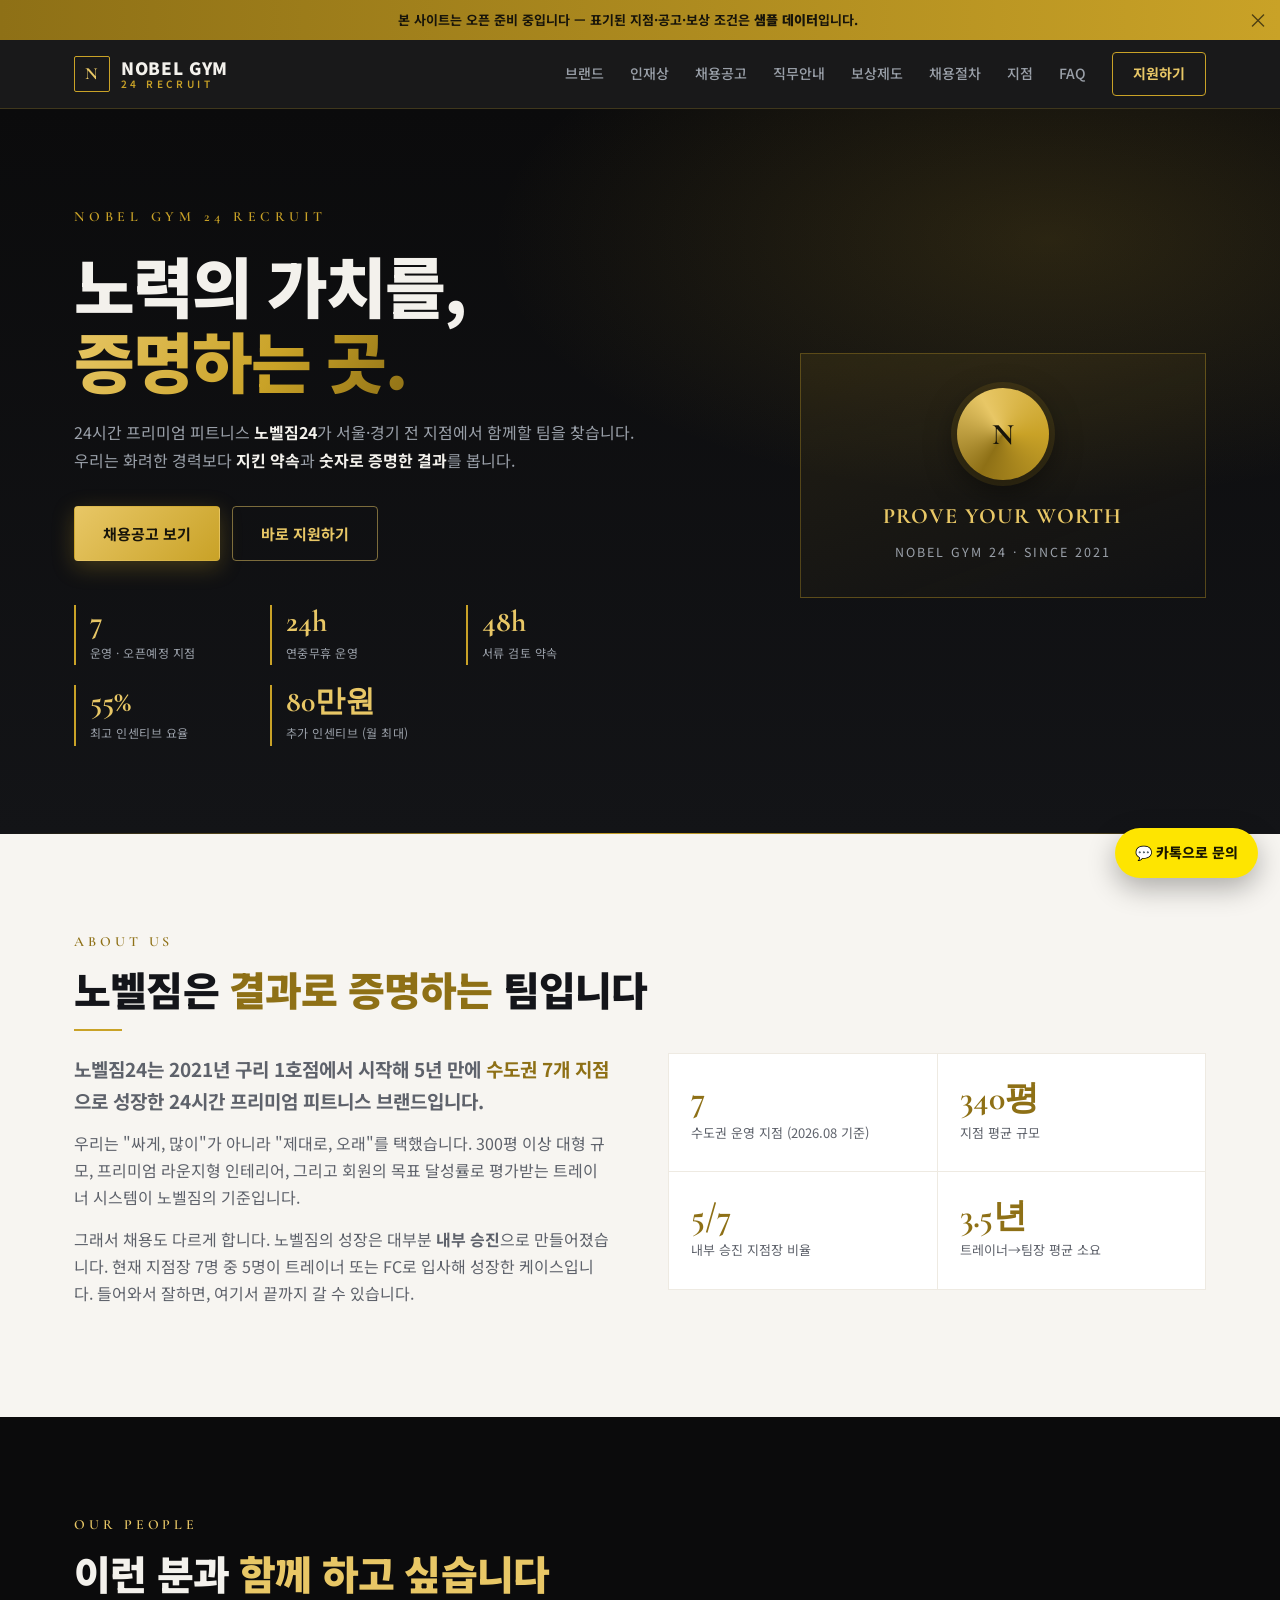
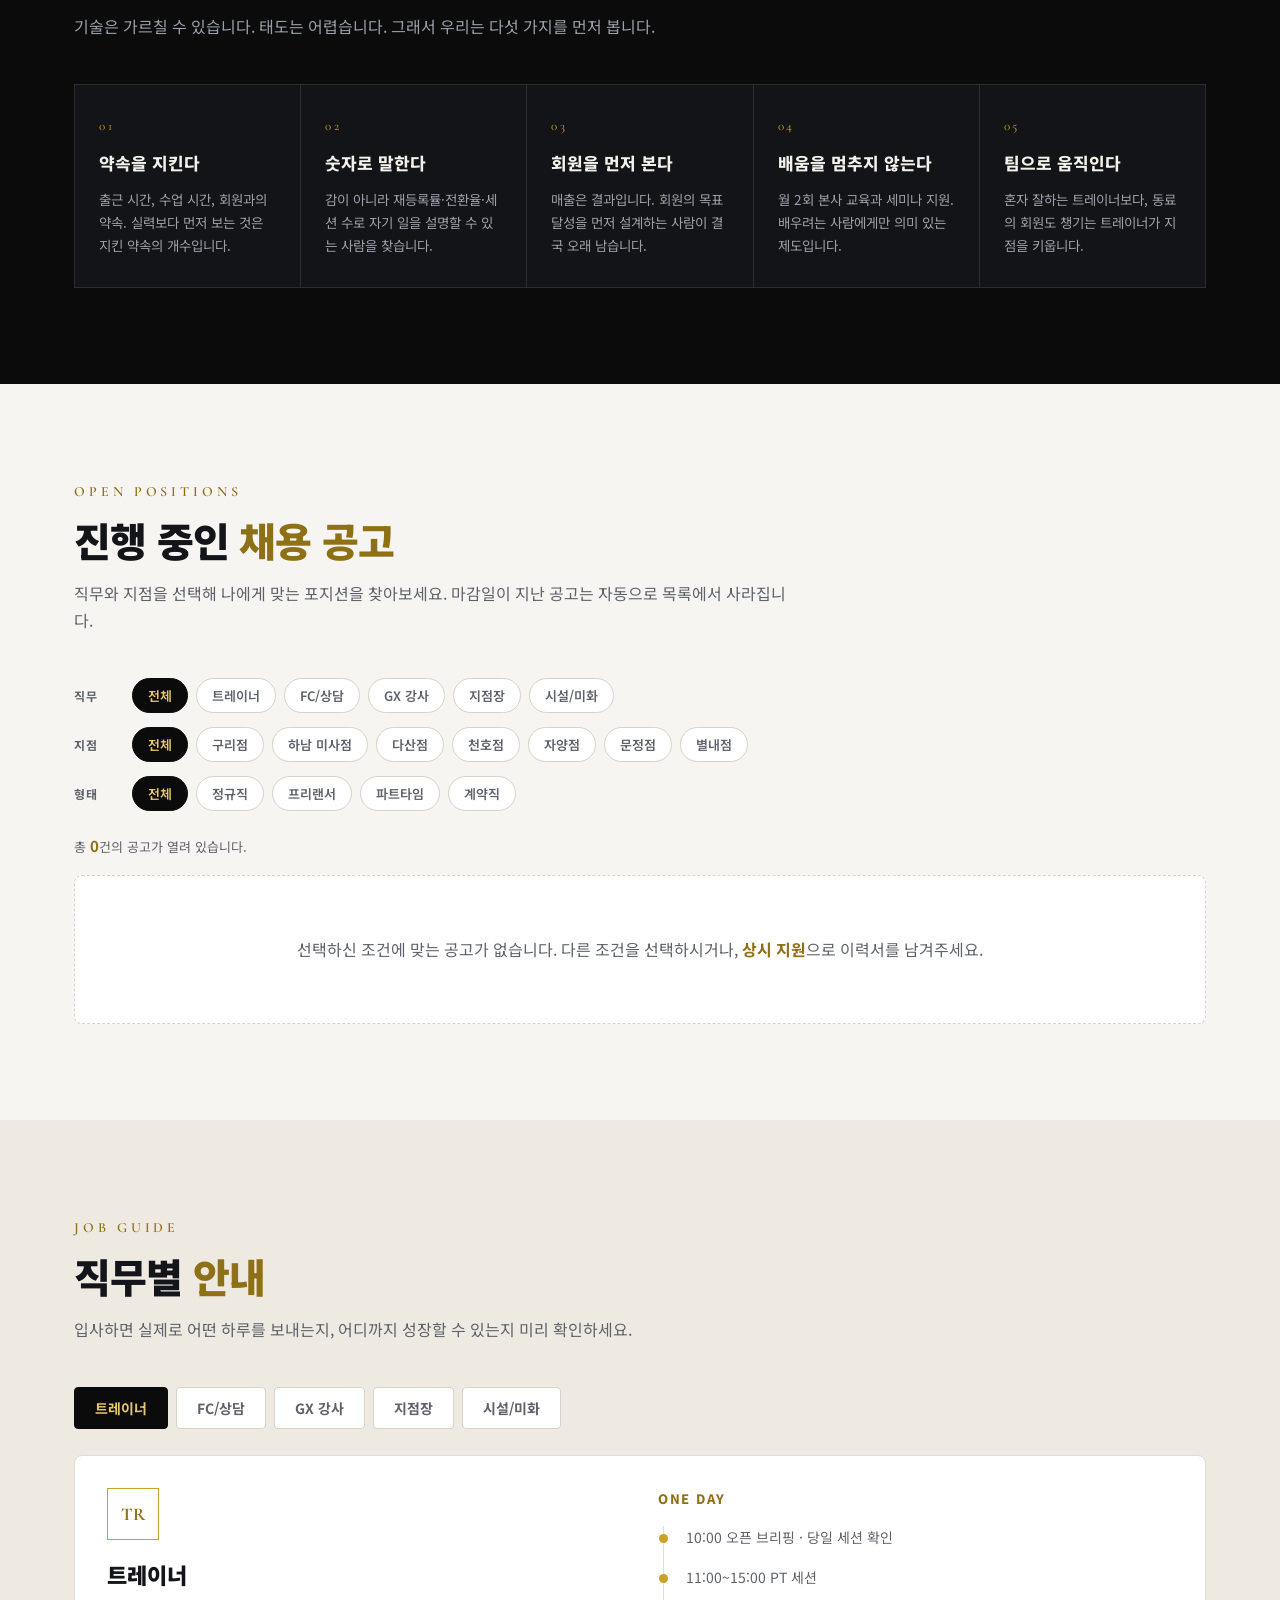
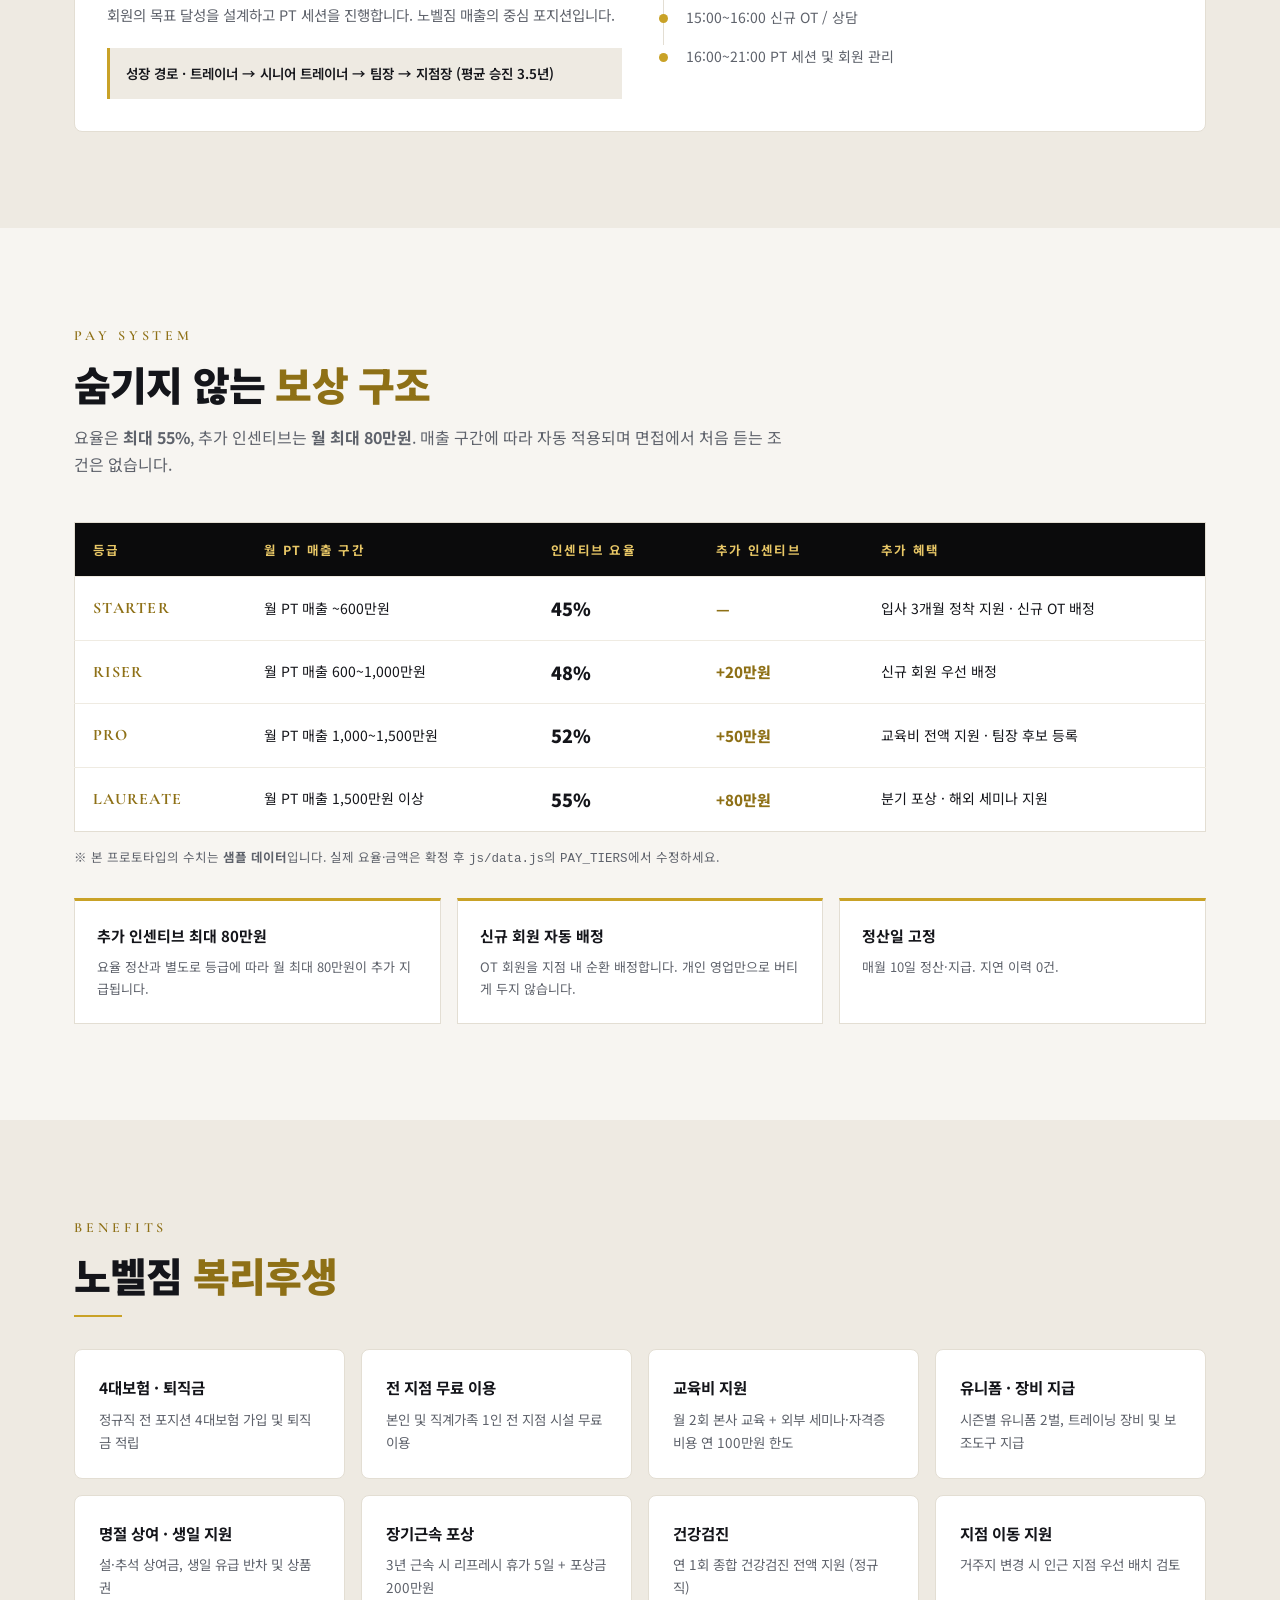
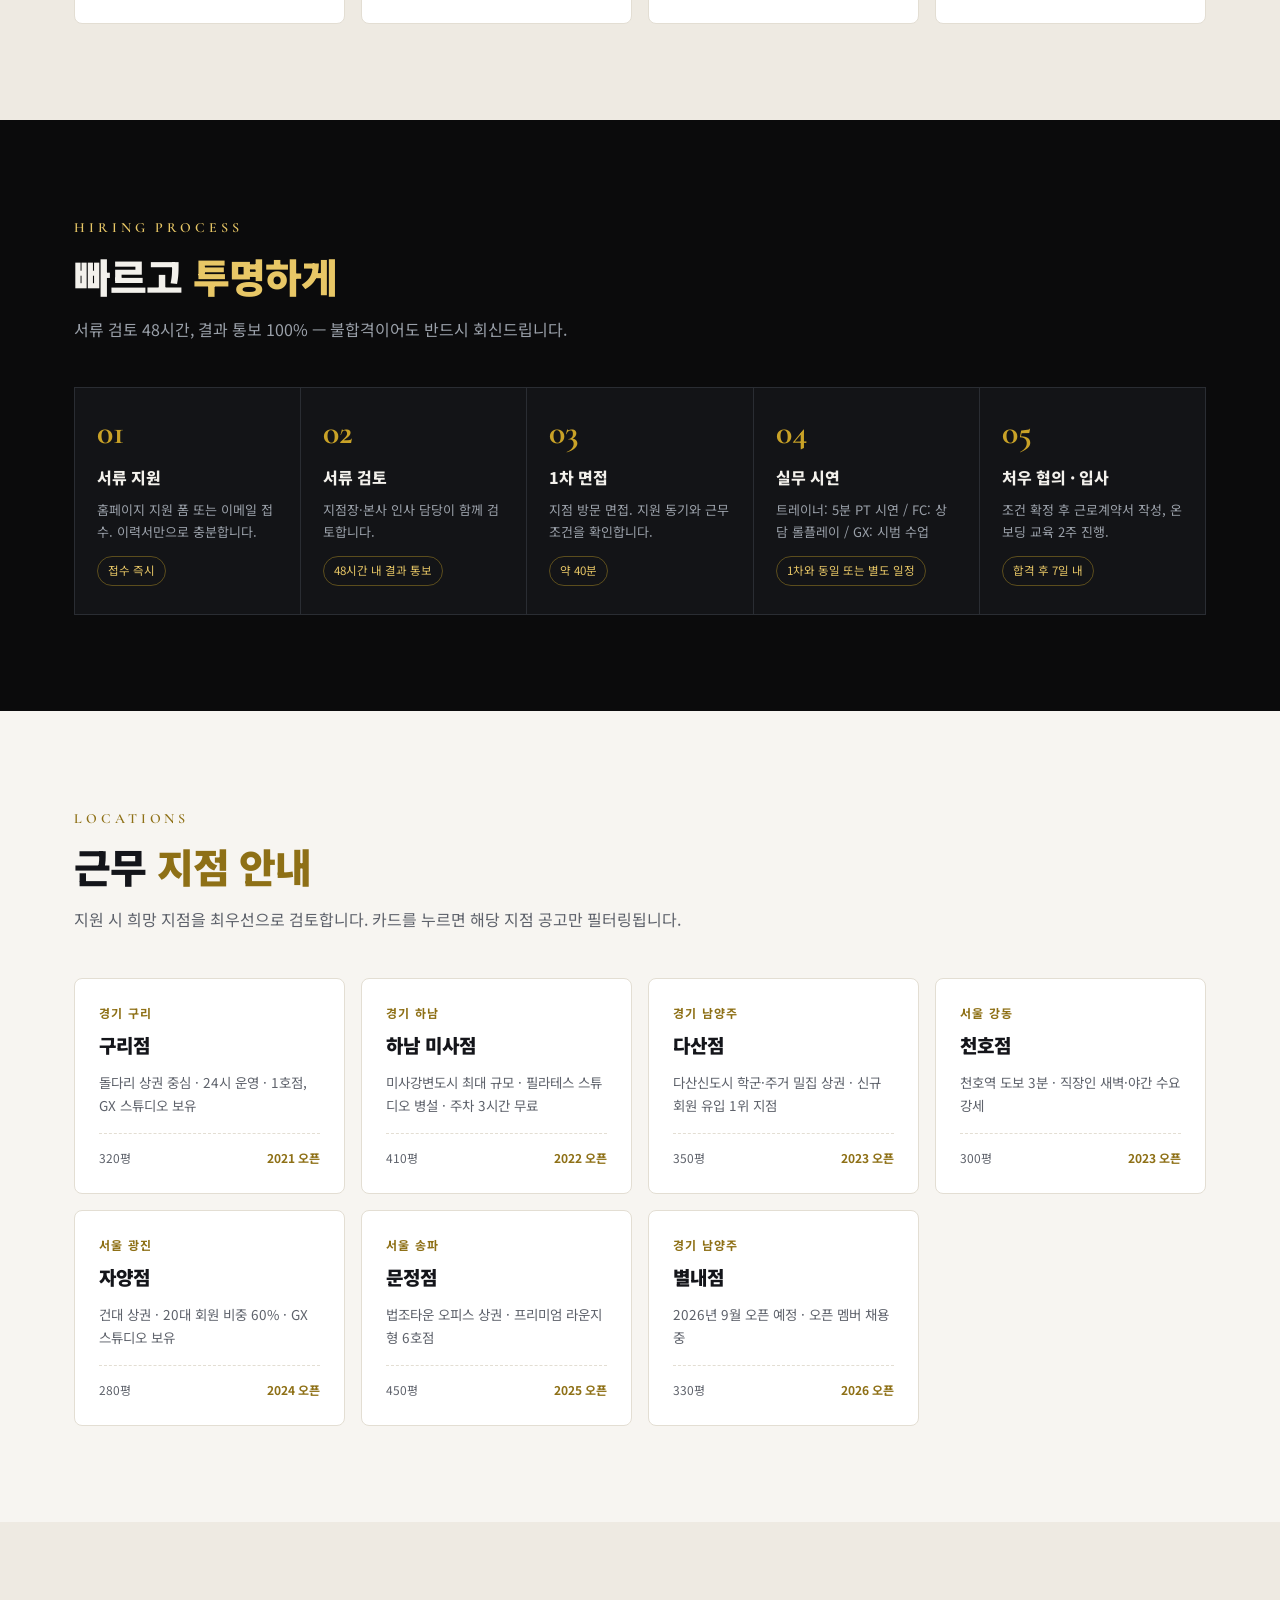
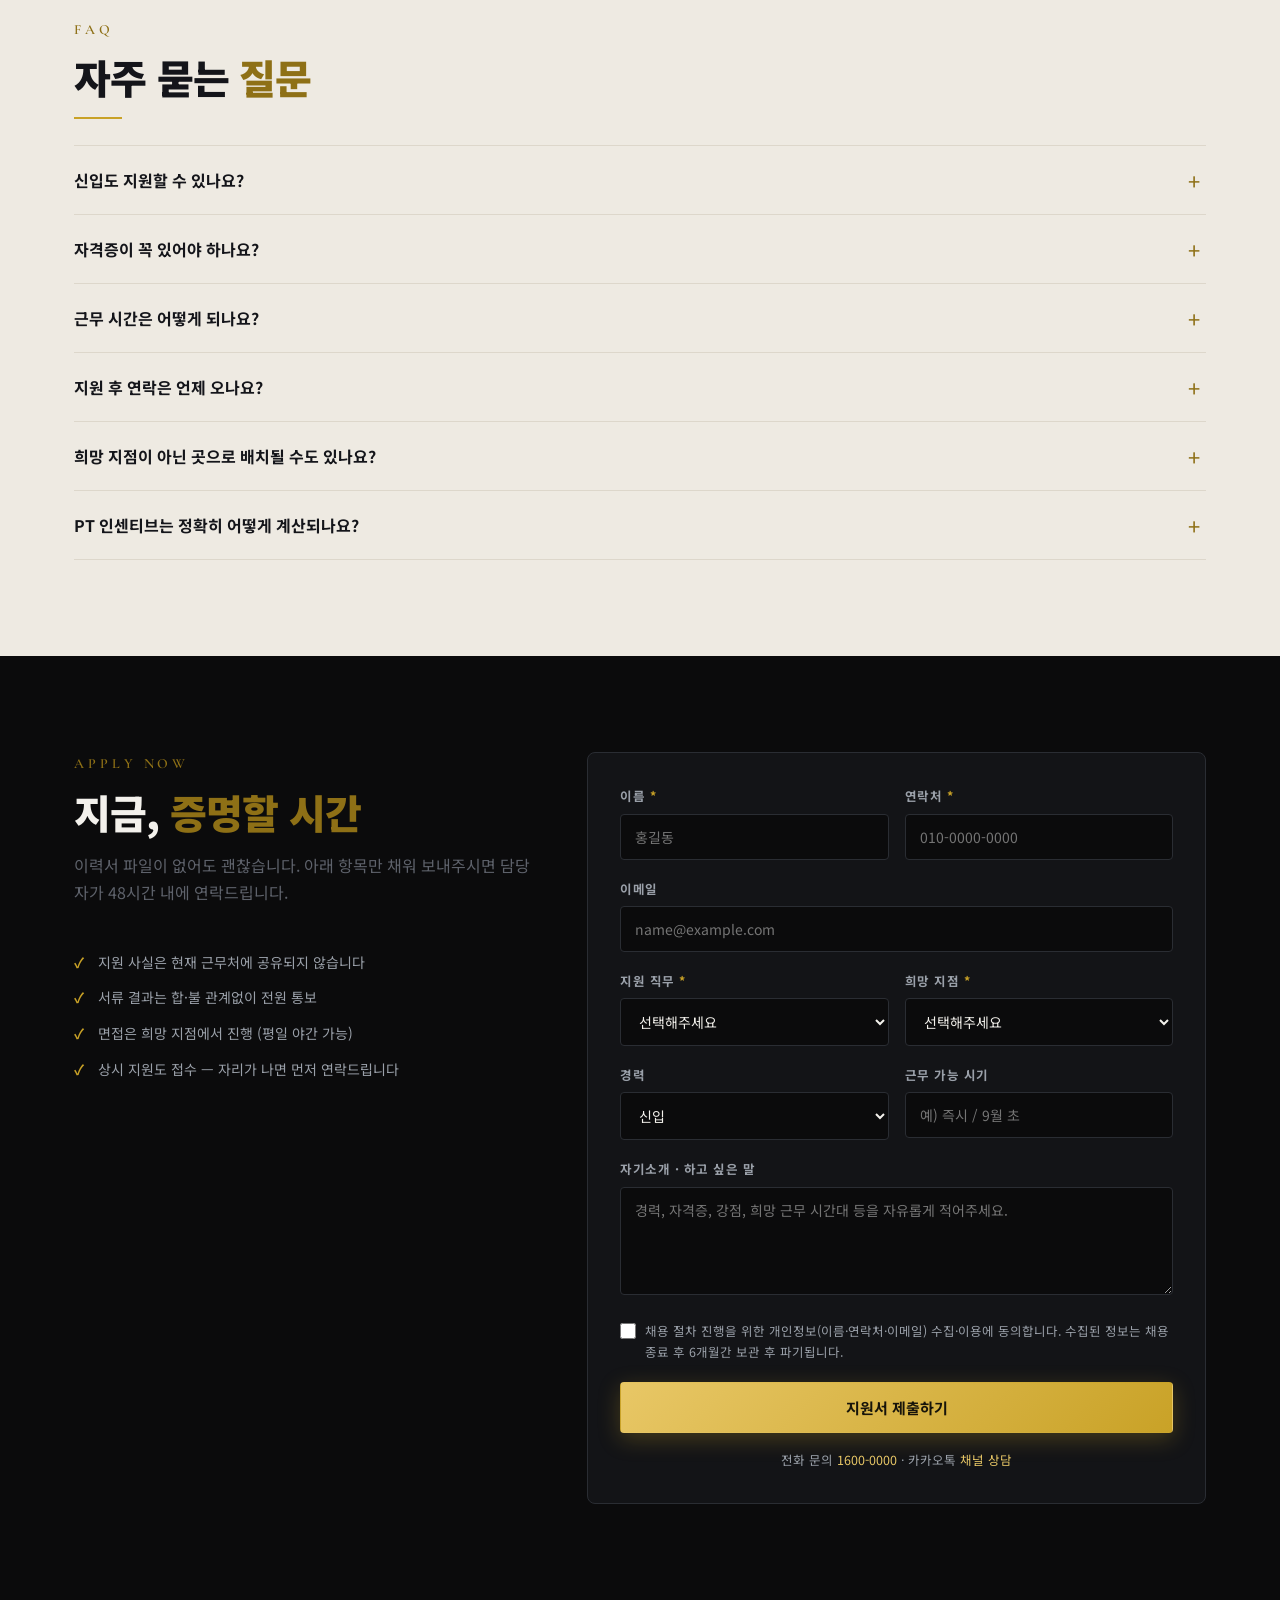
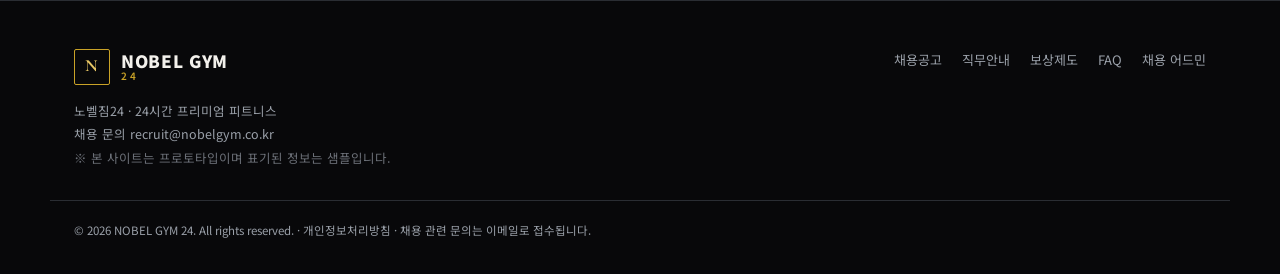
<file: index.html>
<!DOCTYPE html>
<html lang="ko">
<head>
  <meta charset="UTF-8" />
  <meta name="viewport" content="width=device-width, initial-scale=1.0" />
  <title>노벨짐 24 채용 | 노력의 가치를 증명하다</title>
  <meta name="description" content="노벨짐24(NOBEL GYM 24) 공식 채용 사이트. 트레이너, FC/프론트 상담, GX 강사, 지점장 — 서울·경기 전 지점 채용 공고와 지원 안내." />
  <meta property="og:title" content="노벨짐 24 채용 — 노력의 가치를 증명하다" />
  <meta property="og:description" content="24시간 프리미엄 피트니스 노벨짐24의 채용 공고, 직무 소개, 보상 구조를 확인하고 바로 지원하세요." />
  <meta property="og:type" content="website" />
  <meta property="og:image" content="/assets/og-image.png" />
  <meta property="og:locale" content="ko_KR" />
  <meta property="og:site_name" content="노벨짐 24 채용" />
  <meta name="twitter:card" content="summary_large_image" />
  <meta name="theme-color" content="#0B0B0C" />

  <!-- ⚠️ 오픈 준비 중 검색 노출 차단.
       정식 오픈 시 이 meta 한 줄, netlify.toml 의 X-Robots-Tag,
       site/robots.txt 를 함께 정리하세요. -->
  <meta name="robots" content="noindex, nofollow" />

  <link rel="icon" href="/assets/favicon.svg" type="image/svg+xml" />
  <link rel="apple-touch-icon" href="/assets/og-image.png" />
  <link rel="preconnect" href="https://fonts.googleapis.com" />
  <link rel="preconnect" href="https://fonts.gstatic.com" crossorigin />
  <link href="https://fonts.googleapis.com/css2?family=Cormorant+Garamond:wght@600;700&family=Noto+Sans+KR:wght@400;500;700;900&display=swap" rel="stylesheet" />
  <link rel="stylesheet" href="css/style.css" />
</head>
<body>

  <!-- ===== 헤더 ===== -->
  <header class="site-header" id="top">
    <div class="container nav-inner">
      <a href="#top" class="brand" aria-label="노벨짐24 홈">
        <span class="brand-badge" data-img="brand.logo" data-label="로고" aria-hidden="true">N</span>
        <span class="brand-word" data-ek="brand.word">NOBEL GYM<small>24 RECRUIT</small></span>
      </a>
      <nav class="gnb" id="gnb" aria-label="주요 메뉴">
        <a href="#about">브랜드</a>
        <a href="#culture">인재상</a>
        <a href="#jobs">채용공고</a>
        <a href="#roles">직무안내</a>
        <a href="#pay">보상제도</a>
        <a href="#process">채용절차</a>
        <a href="#locations">지점</a>
        <a href="#faq">FAQ</a>
        <a href="#apply" class="nav-cta">지원하기</a>
      </nav>
      <button class="nav-toggle" id="navToggle" aria-label="메뉴 열기" aria-expanded="false">
        <span></span><span></span><span></span>
      </button>
    </div>
  </header>

  <!-- ===== 히어로 ===== -->
  <section class="hero" data-img="hero.bg" data-label="히어로 배경">
    <div class="container hero-inner">
      <div class="hero-copy">
        <p class="hero-eyebrow" data-ek="hero.eyebrow">NOBEL GYM 24 RECRUIT</p>
        <h1 class="hero-title" data-ek="hero.title" data-html="1">노력의 가치를,<br /><span>증명하는 곳.</span></h1>
        <p class="hero-sub" data-ek="hero.sub" data-html="1">
          24시간 프리미엄 피트니스 <strong>노벨짐24</strong>가 서울·경기 전 지점에서 함께할 팀을 찾습니다.<br />
          우리는 화려한 경력보다 <strong>지킨 약속</strong>과 <strong>숫자로 증명한 결과</strong>를 봅니다.
        </p>
        <div class="hero-actions">
          <a href="#jobs" class="btn btn-primary">채용공고 보기</a>
          <a href="#apply" class="btn btn-ghost">바로 지원하기</a>
        </div>
        <ul class="hero-stats">
          <li><strong data-ek="hero.stat.1.value" id="statBranch">7</strong><span data-ek="hero.stat.1.label">운영 · 오픈예정 지점</span></li>
          <li><strong data-ek="hero.stat.2.value"None>24h</strong><span data-ek="hero.stat.2.label">연중무휴 운영</span></li>
          <li><strong data-ek="hero.stat.3.value"None>48h</strong><span data-ek="hero.stat.3.label">서류 검토 약속</span></li>
          <li><strong data-ek="hero.stat.4.value"None>55%</strong><span data-ek="hero.stat.4.label">최고 인센티브 요율</span></li>
          <li><strong data-ek="hero.stat.5.value"None>80만원</strong><span data-ek="hero.stat.5.label">추가 인센티브 (월 최대)</span></li>
        </ul>
      </div>
      <aside class="hero-emblem">
        <div class="medal"><b>N</b></div>
        <h3 data-ek="hero.emblem.title">PROVE YOUR WORTH</h3>
        <p data-ek="hero.emblem.sub">NOBEL GYM 24 · SINCE 2021</p>
      </aside>
    </div>
  </section>

  <!-- ===== 브랜드 ===== -->
  <section class="section" id="about">
    <div class="container">
      <p class="section-eyebrow">About Us</p>
      <h2 class="section-title" data-ek="about.title" data-html="1">노벨짐은 <em>결과로 증명하는</em> 팀입니다</h2>
      <div class="gold-rule"></div>
      <div class="about-grid">
        <div class="about-body">
          <p class="about-lead" data-ek="about.lead" data-html="1">
            노벨짐24는 2021년 구리 1호점에서 시작해 5년 만에 <em>수도권 7개 지점</em>으로 성장한
            24시간 프리미엄 피트니스 브랜드입니다.
          </p>
          <p>
            우리는 "싸게, 많이"가 아니라 "제대로, 오래"를 택했습니다. 300평 이상 대형 규모,
            프리미엄 라운지형 인테리어, 그리고 회원의 목표 달성률로 평가받는 트레이너 시스템이 노벨짐의 기준입니다.
          </p>
          <p>
            그래서 채용도 다르게 합니다. 노벨짐의 성장은 대부분 <strong>내부 승진</strong>으로 만들어졌습니다.
            현재 지점장 7명 중 5명이 트레이너 또는 FC로 입사해 성장한 케이스입니다.
            들어와서 잘하면, 여기서 끝까지 갈 수 있습니다.
          </p>
        </div>
        <div class="fact-grid">
          <div class="fact"><b data-ek="about.fact.1.value">7</b><span data-ek="about.fact.1.label">수도권 운영 지점 (2026.08 기준)</span></div>
          <div class="fact"><b data-ek="about.fact.2.value">340평</b><span data-ek="about.fact.2.label">지점 평균 규모</span></div>
          <div class="fact"><b data-ek="about.fact.3.value">5/7</b><span data-ek="about.fact.3.label">내부 승진 지점장 비율</span></div>
          <div class="fact"><b data-ek="about.fact.4.value">3.5년</b><span data-ek="about.fact.4.label">트레이너→팀장 평균 소요</span></div>
        </div>
      </div>
    </div>
  </section>

  <!-- ===== 인재상 ===== -->
  <section class="section section-dark" id="culture">
    <div class="container">
      <p class="section-eyebrow">Our People</p>
      <h2 class="section-title" data-ek="culture.title" data-html="1">이런 분과 <em>함께 하고 싶습니다</em></h2>
      <p class="section-desc" data-ek="culture.desc">기술은 가르칠 수 있습니다. 태도는 어렵습니다. 그래서 우리는 다섯 가지를 먼저 봅니다.</p>
      <div class="value-grid" id="valueGrid"></div>
    </div>
  </section>

  <!-- ===== 채용 공고 ===== -->
  <section class="section" id="jobs">
    <div class="container">
      <p class="section-eyebrow">Open Positions</p>
      <h2 class="section-title" data-ek="jobs.title" data-html="1">진행 중인 <em>채용 공고</em></h2>
      <p class="section-desc">직무와 지점을 선택해 나에게 맞는 포지션을 찾아보세요. 마감일이 지난 공고는 자동으로 목록에서 사라집니다.</p>

      <div class="filter-row">
        <span class="filter-label">직무</span>
        <div class="chips" id="roleChips"></div>
      </div>
      <div class="filter-row">
        <span class="filter-label">지점</span>
        <div class="chips" id="branchChips"></div>
      </div>
      <div class="filter-row">
        <span class="filter-label">형태</span>
        <div class="chips" id="typeChips"></div>
      </div>

      <p class="job-count">총 <b id="jobCount">0</b>건의 공고가 열려 있습니다.</p>
      <div class="job-list" id="jobList"></div>
      <div class="job-empty" id="jobEmpty" hidden>
        선택하신 조건에 맞는 공고가 없습니다. 다른 조건을 선택하시거나,
        <a href="#apply" style="color:var(--gold-dk);font-weight:700">상시 지원</a>으로 이력서를 남겨주세요.
      </div>
    </div>
  </section>

  <!-- ===== 직무 안내 ===== -->
  <section class="section section-gray" id="roles">
    <div class="container">
      <p class="section-eyebrow">Job Guide</p>
      <h2 class="section-title" data-ek="roles.title" data-html="1">직무별 <em>안내</em></h2>
      <p class="section-desc">입사하면 실제로 어떤 하루를 보내는지, 어디까지 성장할 수 있는지 미리 확인하세요.</p>
      <div class="role-tabs" id="roleTabs"></div>
      <div class="role-panel" id="rolePanel"></div>
    </div>
  </section>

  <!-- ===== 보상 제도 ===== -->
  <section class="section" id="pay">
    <div class="container">
      <p class="section-eyebrow">Pay System</p>
      <h2 class="section-title" data-ek="pay.title" data-html="1">숨기지 않는 <em>보상 구조</em></h2>
      <p class="section-desc">
        요율은 <strong>최대 55%</strong>, 추가 인센티브는 <strong>월 최대 80만원</strong>. 매출 구간에 따라 자동 적용되며 면접에서 처음 듣는 조건은 없습니다.
      </p>
      <table class="pay-table">
        <thead>
          <tr><th>등급</th><th>월 PT 매출 구간</th><th>인센티브 요율</th><th>추가 인센티브</th><th>추가 혜택</th></tr>
        </thead>
        <tbody id="payBody"></tbody>
      </table>
      <p class="pay-note">
        ※ 본 프로토타입의 수치는 <strong>샘플 데이터</strong>입니다. 실제 요율·금액은 확정 후 <code>js/data.js</code>의
        <code>PAY_TIERS</code>에서 수정하세요.
      </p>
      <div class="pay-cards">
        <div class="pay-card"><b data-ek="pay.card.1.title">추가 인센티브 최대 80만원</b><p data-ek="pay.card.1.desc">요율 정산과 별도로 등급에 따라 월 최대 80만원이 추가 지급됩니다.</p></div>
        <div class="pay-card"><b data-ek="pay.card.2.title">신규 회원 자동 배정</b><p data-ek="pay.card.2.desc">OT 회원을 지점 내 순환 배정합니다. 개인 영업만으로 버티게 두지 않습니다.</p></div>
        <div class="pay-card"><b data-ek="pay.card.3.title">정산일 고정</b><p data-ek="pay.card.3.desc">매월 10일 정산·지급. 지연 이력 0건.</p></div>
      </div>
    </div>
  </section>

  <!-- ===== 복리후생 ===== -->
  <section class="section section-gray" id="benefits">
    <div class="container">
      <p class="section-eyebrow">Benefits</p>
      <h2 class="section-title" data-ek="benefits.title" data-html="1">노벨짐 <em>복리후생</em></h2>
      <div class="gold-rule"></div>
      <div class="benefit-grid" id="benefitGrid" style="margin-top:32px"></div>
    </div>
  </section>

  <!-- ===== 채용 절차 ===== -->
  <section class="section section-dark" id="process">
    <div class="container">
      <p class="section-eyebrow">Hiring Process</p>
      <h2 class="section-title" data-ek="process.title" data-html="1">빠르고 <em>투명하게</em></h2>
      <p class="section-desc" data-ek="process.desc">서류 검토 48시간, 결과 통보 100% — 불합격이어도 반드시 회신드립니다.</p>
      <div class="process-list" id="processList"></div>
    </div>
  </section>

  <!-- ===== 지점 ===== -->
  <section class="section" id="locations">
    <div class="container">
      <p class="section-eyebrow">Locations</p>
      <h2 class="section-title" data-ek="locations.title" data-html="1">근무 <em>지점 안내</em></h2>
      <p class="section-desc">지원 시 희망 지점을 최우선으로 검토합니다. 카드를 누르면 해당 지점 공고만 필터링됩니다.</p>
      <div class="branch-grid" id="branchGrid"></div>
    </div>
  </section>

  <!-- ===== FAQ ===== -->
  <section class="section section-gray" id="faq">
    <div class="container">
      <p class="section-eyebrow">FAQ</p>
      <h2 class="section-title" data-ek="faq.title" data-html="1">자주 묻는 <em>질문</em></h2>
      <div class="gold-rule"></div>
      <div class="faq-list" id="faqList" style="margin-top:26px"></div>
    </div>
  </section>

  <!-- ===== 지원 폼 ===== -->
  <section class="section section-apply" id="apply">
    <div class="container">
      <div class="apply-grid">
        <div>
          <p class="section-eyebrow">Apply Now</p>
          <h2 class="section-title" data-ek="apply.title" data-html="1">지금, <em>증명할 시간</em></h2>
          <p class="section-desc">
            이력서 파일이 없어도 괜찮습니다. 아래 항목만 채워 보내주시면 담당자가 48시간 내에 연락드립니다.
          </p>
          <ul class="apply-points">
            <li data-ek="apply.point.1">지원 사실은 현재 근무처에 공유되지 않습니다</li>
            <li data-ek="apply.point.2">서류 결과는 합·불 관계없이 전원 통보</li>
            <li data-ek="apply.point.3">면접은 희망 지점에서 진행 (평일 야간 가능)</li>
            <li data-ek="apply.point.4">상시 지원도 접수 — 자리가 나면 먼저 연락드립니다</li>
          </ul>
        </div>

        <form class="form-card" id="applyForm" novalidate>
          <div class="form-ok" id="formOk" hidden></div>

          <div class="form-row">
            <div class="field">
              <label for="fName">이름 <span class="req">*</span></label>
              <input type="text" id="fName" name="name" placeholder="홍길동" required />
            </div>
            <div class="field">
              <label for="fPhone">연락처 <span class="req">*</span></label>
              <input type="tel" id="fPhone" name="phone" placeholder="010-0000-0000" required />
            </div>
          </div>

          <div class="field">
            <label for="fEmail">이메일</label>
            <input type="email" id="fEmail" name="email" placeholder="name@example.com" />
          </div>

          <div class="form-row">
            <div class="field">
              <label for="fRole">지원 직무 <span class="req">*</span></label>
              <select id="fRole" name="role" required></select>
            </div>
            <div class="field">
              <label for="fBranch">희망 지점 <span class="req">*</span></label>
              <select id="fBranch" name="branch" required></select>
            </div>
          </div>

          <div class="form-row">
            <div class="field">
              <label for="fCareer">경력</label>
              <select id="fCareer" name="career">
                <option>신입</option><option>1년 미만</option><option>1~3년</option>
                <option>3~5년</option><option>5년 이상</option>
              </select>
            </div>
            <div class="field">
              <label for="fStart">근무 가능 시기</label>
              <input type="text" id="fStart" name="start" placeholder="예) 즉시 / 9월 초" />
            </div>
          </div>

          <div class="field">
            <label for="fMsg">자기소개 · 하고 싶은 말</label>
            <textarea id="fMsg" name="message" placeholder="경력, 자격증, 강점, 희망 근무 시간대 등을 자유롭게 적어주세요."></textarea>
          </div>

          <label class="form-agree">
            <input type="checkbox" id="fAgree" required />
            <span>채용 절차 진행을 위한 개인정보(이름·연락처·이메일) 수집·이용에 동의합니다. 수집된 정보는 채용 종료 후 6개월간 보관 후 파기됩니다.</span>
          </label>

          <button type="submit" class="btn btn-primary btn-block">지원서 제출하기</button>
          <p class="form-alt">
            전화 문의 <a href="#" id="telLink">1600-0000</a> ·
            카카오톡 <a href="#" id="kakaoLink" target="_blank" rel="noopener">채널 상담</a>
          </p>
        </form>
      </div>
    </div>
  </section>

  <!-- ===== 푸터 ===== -->
  <footer class="site-footer">
    <div class="container footer-inner">
      <div>
        <div class="footer-brand">
          <span class="brand-badge" data-img="brand.logo" data-label="로고" aria-hidden="true">N</span>
          <span class="brand-word">NOBEL GYM<small>24</small></span>
        </div>
        <p>
          노벨짐24 · 24시간 프리미엄 피트니스<br />
          채용 문의 <span id="footEmail">recruit@nobelgym.co.kr</span><br />
          <span style="color:#6b6f77">※ 본 사이트는 프로토타입이며 표기된 정보는 샘플입니다.</span>
        </p>
      </div>
      <nav class="footer-links" aria-label="푸터 메뉴">
        <a href="#jobs">채용공고</a>
        <a href="#roles">직무안내</a>
        <a href="#pay">보상제도</a>
        <a href="#faq">FAQ</a>
        <a href="admin/index.html">채용 어드민</a>
      </nav>
    </div>
    <div class="container footer-bottom">
      © 2026 NOBEL GYM 24. All rights reserved. · 개인정보처리방침 · 채용 관련 문의는 이메일로 접수됩니다.
    </div>
  </footer>

  <a class="float-kakao" id="floatKakao" href="#" target="_blank" rel="noopener">💬 카톡으로 문의</a>

  <!-- ===== 공고 상세 모달 ===== -->
  <div class="modal-back" id="jobModal" hidden>
    <div class="modal" role="dialog" aria-modal="true" aria-labelledby="mTitle">
      <div class="modal-head">
        <button class="modal-close" id="modalClose" aria-label="닫기">×</button>
        <div class="job-card-top" id="mBadges"></div>
        <h3 class="section-title" style="font-size:23px;margin:0" id="mTitle"></h3>
        <div class="modal-kv" id="mKv"></div>
      </div>
      <div class="modal-body" id="mBody"></div>
      <div class="modal-foot">
        <a href="#apply" class="btn btn-dark btn-block" id="mApply">이 공고에 지원하기</a>
      </div>
    </div>
  </div>

  <script src="js/config.js"></script>
  <script src="js/data.js"></script>
  <script src="js/store.js"></script>
  <script src="js/main.js"></script>
  <script src="js/content.js"></script>
</body>
</html>
</file>
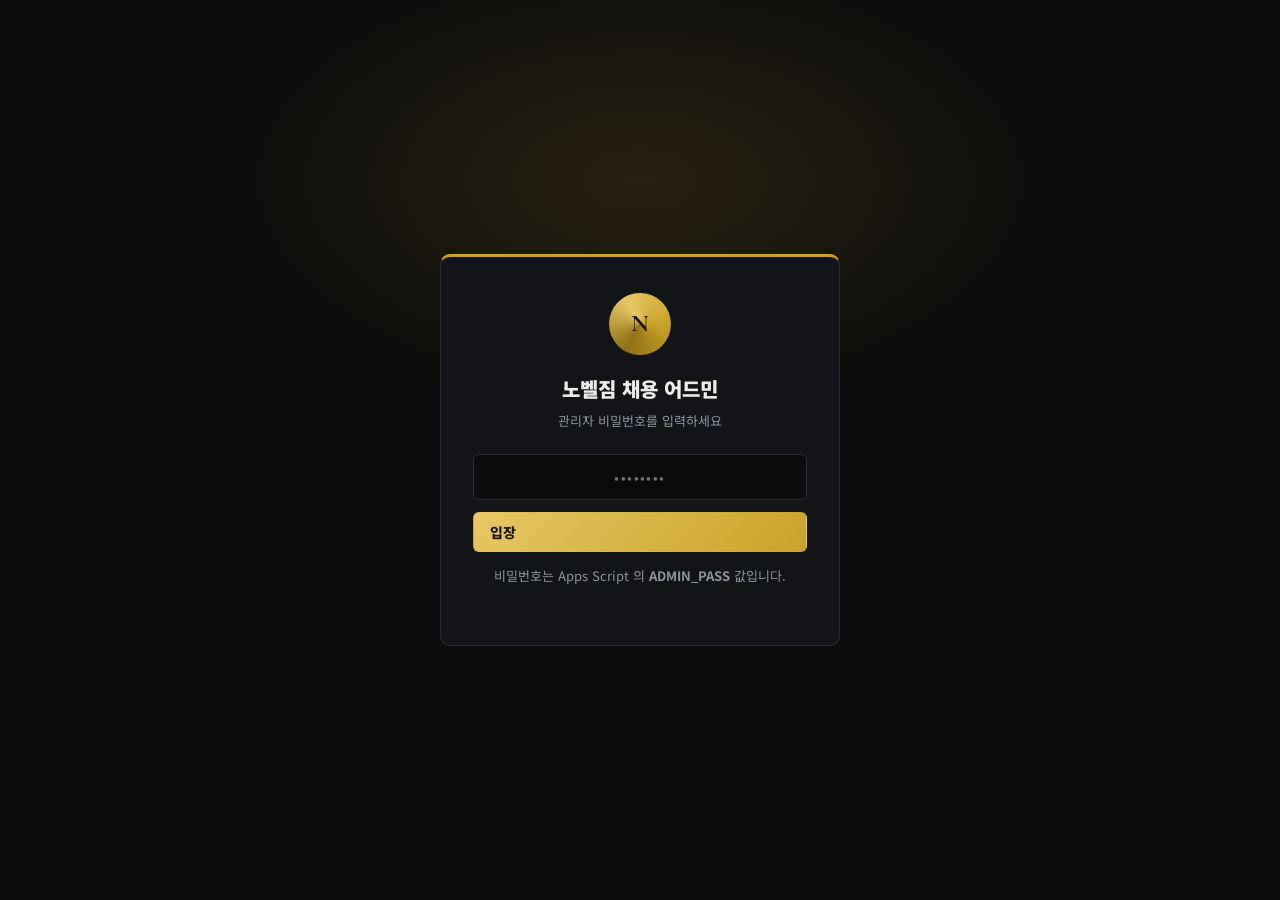
<file: admin/index.html>
<!DOCTYPE html>
<html lang="ko">
<head>
  <meta charset="UTF-8" />
  <meta name="viewport" content="width=device-width, initial-scale=1.0" />
  <title>노벨짐 24 — 채용 어드민</title>
  <meta name="robots" content="noindex, nofollow, noarchive" />
  <link rel="icon" href="/assets/favicon.svg" type="image/svg+xml" />
  <link rel="preconnect" href="https://fonts.googleapis.com" />
  <link rel="preconnect" href="https://fonts.gstatic.com" crossorigin />
  <link href="https://fonts.googleapis.com/css2?family=Cormorant+Garamond:wght@600;700&family=Noto+Sans+KR:wght@400;500;700;900&display=swap" rel="stylesheet" />
  <link rel="stylesheet" href="admin.css" />
</head>
<body>

  <!-- ===== 로그인 게이트 ===== -->
  <div class="gate" id="gate">
    <div class="gate-box">
      <div class="medal">N</div>
      <h1>노벨짐 채용 어드민</h1>
      <p>관리자 비밀번호를 입력하세요</p>
      <input type="password" id="gatePw" placeholder="••••••••" autocomplete="current-password" />
      <button class="btn btn-gold" style="width:100%" id="gateBtn">입장</button>
      <p class="gate-hint" id="gateHint"></p>
    </div>
  </div>

  <!-- ===== 앱 ===== -->
  <div class="app" id="app">
    <header class="topbar">
      <div class="topbar-in">
        <a class="logo" href="../index.html">
          <span class="badge">N</span>
          <span>NOBEL GYM<small>ADMIN</small></span>
        </a>
        <nav class="tabs">
          <button class="tab on" data-page="dash">대시보드</button>
          <button class="tab" data-page="jobs">공고 관리</button>
          <button class="tab" data-page="pipe">지원자 파이프라인</button>
        </nav>
        <div class="top-actions">
          <span class="mode-badge" id="modeBadge"></span>
          <button class="btn btn-sm" id="btnSync" hidden>새로고침</button>
          <button class="btn btn-sm" id="btnPublish" hidden>공고 발행</button>
          <button class="btn btn-sm" id="btnExport">내보내기</button>
          <button class="btn btn-sm" id="btnImport">가져오기</button>
          <button class="btn btn-sm btn-danger" id="btnReset">초기화</button>
          <a class="btn btn-sm btn-gold" href="../index.html" target="_blank" id="btnEditSite">✏️ 사이트 편집</a>
          <a class="btn btn-sm" href="../index.html" target="_blank">사이트 보기 ↗</a>
        </div>
      </div>
    </header>

    <main class="wrap">

      <!-- ===== 대시보드 ===== -->
      <section class="page on" id="page-dash">
        <div class="page-head">
          <div>
            <h2>대시보드</h2>
            <p>오늘 기준 채용 현황 요약입니다.</p>
          </div>
        </div>
        <div class="stat-row" id="statRow"></div>

        <div class="page-head" style="margin-top:10px">
          <div><h2 style="font-size:17px">마감 임박 공고 (D-7 이내)</h2></div>
        </div>
        <div class="table-box">
          <table>
            <thead><tr><th>공고명</th><th>직무</th><th>지점</th><th>마감</th><th>지원자</th></tr></thead>
            <tbody id="soonBody"></tbody>
          </table>
        </div>

        <div class="page-head" style="margin-top:30px">
          <div><h2 style="font-size:17px">최근 지원자</h2></div>
        </div>
        <div class="table-box">
          <table>
            <thead><tr><th>이름</th><th>직무</th><th>지점</th><th>경력</th><th>단계</th><th>접수일</th></tr></thead>
            <tbody id="recentBody"></tbody>
          </table>
        </div>
      </section>

      <!-- ===== 공고 관리 ===== -->
      <section class="page" id="page-jobs">
        <div class="page-head">
          <div>
            <h2>공고 관리</h2>
            <p>공고를 등록하면 채용 사이트에 즉시 반영됩니다. 마감일이 지난 공고는 사이트에서 자동으로 숨겨집니다.</p>
          </div>
          <div class="spacer"></div>
          <button class="btn btn-gold" id="btnNewJob">+ 새 공고 등록</button>
        </div>

        <div class="filterbar">
          <select id="jfRole"></select>
          <select id="jfBranch"></select>
          <select id="jfStatus">
            <option value="all">전체 상태</option>
            <option value="live">게시중</option>
            <option value="closed">마감</option>
          </select>
          <input type="search" id="jfQuery" placeholder="공고명 검색" />
        </div>

        <div class="table-box">
          <table>
            <thead>
              <tr><th>상태</th><th>공고명</th><th>직무</th><th>지점</th><th>형태</th><th>인원</th><th>마감일</th><th>지원자</th><th></th></tr>
            </thead>
            <tbody id="jobBody"></tbody>
          </table>
          <div class="empty" id="jobEmpty" hidden>조건에 맞는 공고가 없습니다.</div>
        </div>
      </section>

      <!-- ===== 지원자 파이프라인 ===== -->
      <section class="page" id="page-pipe">
        <div class="page-head">
          <div>
            <h2>지원자 파이프라인</h2>
            <p>카드를 드래그하거나 ◀ ▶ 버튼으로 단계를 이동하세요. 카드를 클릭하면 상세를 편집할 수 있습니다.</p>
          </div>
          <div class="spacer"></div>
          <button class="btn btn-gold" id="btnNewApp">+ 지원자 직접 추가</button>
        </div>

        <div class="filterbar">
          <select id="afRole"></select>
          <select id="afBranch"></select>
          <input type="search" id="afQuery" placeholder="이름 · 연락처 검색" />
        </div>

        <div class="kanban" id="kanban"></div>
      </section>

    </main>
  </div>

  <!-- ===== 공고 편집 모달 ===== -->
  <div class="modal-back" id="jobModal" hidden>
    <div class="modal">
      <div class="modal-head"><h3 id="jmTitle">공고 등록</h3><button id="jmClose" aria-label="닫기">×</button></div>
      <div class="modal-body">
        <div class="fld">
          <label>공고명 *</label>
          <input type="text" id="jTitle" placeholder="예) PT 트레이너 채용 — 문정점" />
        </div>
        <div class="frm-row-3">
          <div class="fld"><label>직무 *</label><select id="jRole"></select></div>
          <div class="fld"><label>지점 *</label><select id="jBranch"></select></div>
          <div class="fld"><label>고용 형태 *</label><select id="jType"></select></div>
        </div>
        <div class="frm-row-3">
          <div class="fld"><label>모집 인원</label><input type="number" id="jHead" min="1" value="1" /></div>
          <div class="fld"><label>게시일</label><input type="date" id="jPosted" /></div>
          <div class="fld"><label>마감일 *</label><input type="date" id="jDeadline" /></div>
        </div>
        <div class="fld"><label>보상 조건</label><input type="text" id="jSalary" placeholder="예) 월 260~300만원 + 전환 인센티브" /></div>
        <div class="fld"><label>공고 설명 *</label><textarea id="jDesc" placeholder="포지션 소개를 입력하세요."></textarea></div>
        <div class="frm-row">
          <div class="fld"><label>담당 업무 (줄바꿈으로 구분)</label><textarea id="jDuties"></textarea></div>
          <div class="fld"><label>자격 요건 (줄바꿈으로 구분)</label><textarea id="jRequires"></textarea></div>
        </div>
        <div class="frm-row">
          <div class="fld"><label>우대 사항 (줄바꿈으로 구분)</label><textarea id="jPrefers"></textarea></div>
          <div class="fld"><label>태그 (쉼표로 구분)</label><input type="text" id="jTags" placeholder="인센티브, 정규직" /></div>
        </div>
      </div>
      <div class="modal-foot">
        <button class="btn btn-danger" id="jmDelete">삭제</button>
        <span class="spacer"></span>
        <button class="btn" id="jmCancel">취소</button>
        <button class="btn btn-gold" id="jmSave">저장</button>
      </div>
    </div>
  </div>

  <!-- ===== 지원자 편집 모달 ===== -->
  <div class="modal-back" id="appModal" hidden>
    <div class="modal">
      <div class="modal-head"><h3 id="amTitle">지원자 상세</h3><button id="amClose" aria-label="닫기">×</button></div>
      <div class="modal-body">
        <div class="frm-row">
          <div class="fld"><label>이름 *</label><input type="text" id="aName" /></div>
          <div class="fld"><label>연락처 *</label><input type="tel" id="aPhone" placeholder="010-0000-0000" /></div>
        </div>
        <div class="frm-row">
          <div class="fld"><label>이메일</label><input type="email" id="aEmail" /></div>
          <div class="fld"><label>경력</label><input type="text" id="aCareer" placeholder="예) 3년 / 신입" /></div>
        </div>
        <div class="frm-row-3">
          <div class="fld"><label>지원 직무</label><select id="aRole"></select></div>
          <div class="fld"><label>희망 지점</label><select id="aBranch"></select></div>
          <div class="fld"><label>단계</label><select id="aStage"></select></div>
        </div>
        <div class="fld"><label>지원 공고</label><select id="aJob"></select></div>
        <div class="fld">
          <label>메모</label>
          <textarea id="aMemo" placeholder="면접 일정, 특이사항, 처우 협의 내용 등"></textarea>
          <p class="hint">면접 후 평가 코멘트를 남겨두면 파이프라인 카드에 요약이 표시됩니다.</p>
        </div>
      </div>
      <div class="modal-foot">
        <button class="btn btn-danger" id="amDelete">삭제</button>
        <span class="spacer"></span>
        <button class="btn" id="amCancel">취소</button>
        <button class="btn btn-gold" id="amSave">저장</button>
      </div>
    </div>
  </div>

  <div class="toast" id="toast" hidden></div>

  <script src="../js/config.js"></script>
  <script src="../js/data.js"></script>
  <script src="../js/store.js"></script>
  <script src="admin.js"></script>
</body>
</html>
</file>
<file: css/style.css>
/* ================================================================
   NOBEL GYM 24 — 채용 사이트 스타일
   테마: 블랙 × 골드 프리미엄
   ================================================================ */

:root {
  /* 브랜드 컬러 */
  --ink: #0B0B0C;          /* 최심층 블랙 */
  --ink-2: #131417;        /* 카드/섹션 블랙 */
  --ink-3: #1C1E22;        /* 보더 위 블록 */
  --line: #2A2D33;         /* 라인 */
  --gold: #C9A227;         /* 메인 골드 */
  --gold-lt: #E8C766;      /* 밝은 골드 (하이라이트) */
  --gold-dk: #8E7016;      /* 딥 골드 */
  --paper: #F7F5F1;        /* 아이보리 배경 */
  --paper-2: #EEEAE2;      /* 아이보리 진한 톤 */
  --txt: #14151A;          /* 본문 (라이트 배경) */
  --txt-dim: #5E626B;      /* 보조 텍스트 */
  --txt-inv: #F3F1EC;      /* 본문 (다크 배경) */
  --txt-inv-dim: #9AA0A9;
  --danger: #D0555A;
  --ok: #33B37A;

  --radius: 4px;
  --radius-lg: 8px;
  --maxw: 1180px;
  --serif: "Cormorant Garamond", "Noto Serif KR", Georgia, serif;
  --sans: "Noto Sans KR", -apple-system, BlinkMacSystemFont, "Apple SD Gothic Neo", sans-serif;
}

* { box-sizing: border-box; margin: 0; padding: 0; }

html { scroll-behavior: smooth; scroll-padding-top: 72px; }

body {
  font-family: var(--sans);
  color: var(--txt);
  background: var(--paper);
  line-height: 1.7;
  -webkit-font-smoothing: antialiased;
}

img { max-width: 100%; display: block; }
a { color: inherit; text-decoration: none; }
button { font-family: inherit; cursor: pointer; }

.container { width: 100%; max-width: var(--maxw); margin: 0 auto; padding: 0 24px; }

/* ---------- 공통 섹션 ---------- */
.section { padding: 96px 0; }
.section-dark { background: var(--ink); color: var(--txt-inv); }
.section-gray { background: var(--paper-2); }

.section-eyebrow {
  font-family: var(--serif);
  font-size: 14px;
  letter-spacing: 0.28em;
  text-transform: uppercase;
  color: var(--gold-dk);
  margin-bottom: 10px;
  font-weight: 600;
}
.section-dark .section-eyebrow { color: var(--gold-lt); }

.section-title {
  font-size: clamp(26px, 3.6vw, 40px);
  font-weight: 900;
  letter-spacing: -0.02em;
  line-height: 1.3;
  margin-bottom: 14px;
}
.section-title em { font-style: normal; color: var(--gold-dk); }
.section-dark .section-title em { color: var(--gold-lt); }

.section-desc { color: var(--txt-dim); max-width: 720px; margin-bottom: 44px; }
.section-dark .section-desc { color: var(--txt-inv-dim); }

.gold-rule {
  width: 48px; height: 2px; background: var(--gold);
  margin-bottom: 22px;
}

/* ---------- 버튼 ---------- */
.btn {
  display: inline-flex; align-items: center; justify-content: center; gap: 8px;
  padding: 14px 28px;
  font-weight: 700; font-size: 15px;
  border: 1px solid transparent;
  border-radius: var(--radius);
  transition: all .18s ease;
  white-space: nowrap;
}
.btn-primary {
  background: linear-gradient(135deg, var(--gold-lt), var(--gold));
  color: #17140A;
  box-shadow: 0 6px 22px rgba(201,162,39,.28);
}
.btn-primary:hover { filter: brightness(1.08); transform: translateY(-1px); }
.btn-ghost { border-color: rgba(232,199,102,.5); color: var(--gold-lt); background: transparent; }
.btn-ghost:hover { background: rgba(232,199,102,.1); }
.btn-dark { background: var(--ink); color: var(--txt-inv); }
.btn-dark:hover { background: #24262b; }
.btn-block { width: 100%; }

/* ================================================================
   헤더
   ================================================================ */
.site-header {
  position: sticky; top: 0; z-index: 60;
  background: rgba(11,11,12,.94);
  backdrop-filter: blur(10px);
  border-bottom: 1px solid rgba(201,162,39,.22);
}
.nav-inner { display: flex; align-items: center; justify-content: space-between; height: 68px; }

.brand { display: flex; align-items: center; gap: 11px; }
.brand-badge {
  width: 36px; height: 36px; flex: none;
  display: grid; place-items: center;
  border: 1.5px solid var(--gold);
  color: var(--gold-lt);
  font-family: var(--serif); font-weight: 700; font-size: 17px;
  letter-spacing: .02em;
  border-radius: 2px;
}
.brand-word {
  color: var(--txt-inv); font-weight: 900; font-size: 17px; letter-spacing: .04em;
  line-height: 1.1;
}
.brand-word small {
  display: block; font-size: 10px; letter-spacing: .34em;
  color: var(--gold); font-weight: 600;
}

.gnb { display: flex; align-items: center; gap: 26px; }
.gnb a {
  color: var(--txt-inv-dim); font-size: 14px; font-weight: 500;
  transition: color .15s;
}
.gnb a:hover { color: var(--gold-lt); }
.gnb .nav-cta {
  padding: 9px 20px;
  border: 1px solid var(--gold);
  color: var(--gold-lt);
  border-radius: var(--radius);
  font-weight: 700;
}
.gnb .nav-cta:hover { background: var(--gold); color: #17140A; }

.nav-toggle { display: none; background: none; border: 0; padding: 8px; }
.nav-toggle span { display: block; width: 22px; height: 2px; background: var(--gold-lt); margin: 4px 0; }

/* ================================================================
   히어로
   ================================================================ */
.hero {
  position: relative;
  background:
    radial-gradient(900px 420px at 82% 18%, rgba(201,162,39,.16), transparent 62%),
    linear-gradient(180deg, #0B0B0C 0%, #131417 100%);
  color: var(--txt-inv);
  padding: 96px 0 88px;
  overflow: hidden;
}
.hero::after {
  content: ""; position: absolute; inset: auto 0 0 0; height: 1px;
  background: linear-gradient(90deg, transparent, var(--gold), transparent);
}
.hero-inner { display: grid; grid-template-columns: 1.25fr .75fr; gap: 48px; align-items: center; }

.hero-eyebrow {
  font-family: var(--serif); font-size: 14px; font-weight: 600;
  letter-spacing: .34em; color: var(--gold); margin-bottom: 18px;
}
.hero-title {
  font-size: clamp(38px, 6vw, 66px);
  line-height: 1.14; font-weight: 900; letter-spacing: -.03em;
  margin-bottom: 22px;
}
.hero-title span {
  background: linear-gradient(120deg, var(--gold-lt), var(--gold) 60%, var(--gold-dk));
  -webkit-background-clip: text; background-clip: text; color: transparent;
}
.hero-sub { color: var(--txt-inv-dim); font-size: 16px; max-width: 620px; margin-bottom: 32px; }
.hero-sub strong { color: var(--txt-inv); font-weight: 700; }

.hero-actions { display: flex; gap: 12px; flex-wrap: wrap; margin-bottom: 44px; }

.hero-stats {
  display: grid; grid-template-columns: repeat(3, minmax(0, 1fr));
  gap: 20px 28px; list-style: none; max-width: 560px;
}
.hero-stats li { border-left: 2px solid var(--gold); padding-left: 14px; }
.hero-stats strong {
  display: block; font-size: 30px; font-weight: 900; color: var(--gold-lt);
  font-family: var(--serif); line-height: 1.1;
}
.hero-stats span { font-size: 12px; color: var(--txt-inv-dim); letter-spacing: .04em; }

.hero-emblem {
  border: 1px solid rgba(201,162,39,.35);
  padding: 34px 26px; text-align: center;
  background: linear-gradient(160deg, rgba(201,162,39,.1), transparent);
}
.hero-emblem .medal {
  width: 92px; height: 92px; margin: 0 auto 18px;
  border-radius: 50%;
  background: conic-gradient(from 210deg, var(--gold-dk), var(--gold-lt), var(--gold), var(--gold-dk));
  display: grid; place-items: center;
  box-shadow: 0 0 0 6px rgba(201,162,39,.12), 0 10px 30px rgba(0,0,0,.5);
}
.hero-emblem .medal b {
  font-family: var(--serif); font-size: 30px; color: #17140A; font-weight: 700;
}
.hero-emblem h3 { font-family: var(--serif); font-size: 22px; color: var(--gold-lt); letter-spacing: .06em; }
.hero-emblem p { font-size: 12.5px; color: var(--txt-inv-dim); margin-top: 6px; letter-spacing: .16em; }

/* ================================================================
   브랜드 소개
   ================================================================ */
.about-grid { display: grid; grid-template-columns: 1fr 1fr; gap: 56px; align-items: start; }
.about-lead { font-size: 19px; font-weight: 700; line-height: 1.65; margin-bottom: 18px; }
.about-lead em { font-style: normal; color: var(--gold-dk); }
.about-body p { color: var(--txt-dim); margin-bottom: 14px; }

.fact-grid { display: grid; grid-template-columns: repeat(2, 1fr); gap: 1px; background: var(--paper-2); border: 1px solid var(--paper-2); }
.fact {
  background: #fff; padding: 26px 22px;
}
.fact b {
  display: block; font-family: var(--serif); font-size: 34px; font-weight: 700;
  color: var(--gold-dk); line-height: 1.1;
}
.fact span { font-size: 13px; color: var(--txt-dim); }

/* ================================================================
   인재상
   ================================================================ */
.value-grid { display: grid; grid-template-columns: repeat(auto-fit, minmax(210px, 1fr)); gap: 1px; background: var(--line); border: 1px solid var(--line); }
.value {
  background: var(--ink-2); padding: 30px 24px; transition: background .2s;
}
.value:hover { background: var(--ink-3); }
.value .no {
  font-family: var(--serif); font-size: 13px; letter-spacing: .2em;
  color: var(--gold); display: block; margin-bottom: 12px;
}
.value h3 { font-size: 17px; font-weight: 800; margin-bottom: 10px; }
.value p { font-size: 13.5px; color: var(--txt-inv-dim); line-height: 1.7; }

/* ================================================================
   채용 공고
   ================================================================ */
.filter-row { display: flex; align-items: flex-start; gap: 14px; margin-bottom: 14px; flex-wrap: wrap; }
.filter-label {
  font-size: 12px; font-weight: 700; letter-spacing: .1em; color: var(--txt-dim);
  padding-top: 8px; min-width: 44px;
}
.chips { display: flex; flex-wrap: wrap; gap: 8px; flex: 1; }
.chip {
  padding: 7px 15px; font-size: 13px; font-weight: 600;
  border: 1px solid #D8D3C8; background: #fff; color: var(--txt-dim);
  border-radius: 999px; transition: all .15s;
}
.chip:hover { border-color: var(--gold); color: var(--txt); }
.chip.active { background: var(--ink); border-color: var(--ink); color: var(--gold-lt); }

.job-count { font-size: 13px; color: var(--txt-dim); margin: 22px 0 16px; }
.job-count b { color: var(--gold-dk); font-size: 15px; }

.job-list { display: grid; grid-template-columns: repeat(auto-fill, minmax(330px, 1fr)); gap: 18px; }
.job-card {
  background: #fff; border: 1px solid #E3DED3; border-radius: var(--radius-lg);
  padding: 24px 24px 20px; cursor: pointer;
  transition: transform .18s, box-shadow .18s, border-color .18s;
  display: flex; flex-direction: column;
}
.job-card:hover {
  transform: translateY(-3px);
  border-color: var(--gold);
  box-shadow: 0 12px 34px rgba(20,18,10,.1);
}
.job-card-top { display: flex; align-items: center; gap: 6px; flex-wrap: wrap; margin-bottom: 12px; }
.job-badge {
  font-size: 11px; font-weight: 700; padding: 4px 9px; border-radius: 3px; letter-spacing: .02em;
}
.job-badge.role { background: var(--ink); color: var(--gold-lt); }
.job-badge.branch { background: var(--paper-2); color: var(--txt-dim); }
.job-badge.type { background: rgba(201,162,39,.16); color: var(--gold-dk); }
.job-dday {
  margin-left: auto; font-size: 12px; font-weight: 800; color: var(--txt-dim);
  font-family: var(--serif); letter-spacing: .05em;
}
.job-dday.closing { color: var(--danger); }

.job-title { font-size: 17.5px; font-weight: 800; line-height: 1.45; margin-bottom: 8px; }
.job-salary {
  font-size: 13px; color: var(--gold-dk); font-weight: 700; margin-bottom: 10px;
  display: flex; align-items: center; gap: 6px;
}
.job-desc {
  font-size: 13.5px; color: var(--txt-dim); line-height: 1.7; margin-bottom: 16px;
  display: -webkit-box; -webkit-line-clamp: 3; -webkit-box-orient: vertical; overflow: hidden;
}
.job-meta {
  display: flex; gap: 14px; flex-wrap: wrap; font-size: 12px; color: var(--txt-dim);
  padding-top: 14px; border-top: 1px dashed #E3DED3; margin-top: auto;
}
.job-apply {
  margin-top: 14px; display: block; text-align: center;
  padding: 11px; font-size: 14px; font-weight: 700;
  background: var(--ink); color: var(--gold-lt); border-radius: var(--radius);
  transition: background .15s;
}
.job-apply:hover { background: var(--gold); color: #17140A; }

.job-empty {
  padding: 60px 20px; text-align: center; color: var(--txt-dim);
  border: 1px dashed #D8D3C8; border-radius: var(--radius-lg); background: #fff;
}

/* ---------- 공고 상세 모달 ---------- */
.modal-back {
  position: fixed; inset: 0; background: rgba(8,8,9,.72); z-index: 100;
  display: grid; place-items: center; padding: 20px;
  backdrop-filter: blur(3px);
}
.modal-back[hidden] { display: none; }
.modal {
  background: var(--paper); width: min(680px, 100%); max-height: 86vh; overflow-y: auto;
  border-radius: var(--radius-lg); border-top: 4px solid var(--gold);
}
.modal-head { padding: 28px 30px 20px; border-bottom: 1px solid #E3DED3; position: relative; }
.modal-close {
  position: absolute; top: 18px; right: 20px; background: none; border: 0;
  font-size: 24px; line-height: 1; color: var(--txt-dim);
}
.modal-body { padding: 24px 30px 30px; }
.modal-body h4 {
  font-size: 13px; letter-spacing: .12em; color: var(--gold-dk);
  margin: 22px 0 10px; font-weight: 800;
}
.modal-body h4:first-child { margin-top: 0; }
.modal-body ul { padding-left: 18px; }
.modal-body li { font-size: 14px; color: var(--txt-dim); margin-bottom: 6px; }
.modal-foot { padding: 0 30px 30px; }
.modal-kv { display: grid; grid-template-columns: repeat(2, 1fr); gap: 10px 20px; margin-top: 14px; }
.modal-kv div { font-size: 13px; }
.modal-kv b { color: var(--txt-dim); font-weight: 600; margin-right: 8px; }

/* ================================================================
   직무 안내
   ================================================================ */
.role-tabs { display: flex; gap: 8px; flex-wrap: wrap; margin-bottom: 26px; }
.role-tab {
  padding: 10px 20px; font-size: 14px; font-weight: 700;
  border: 1px solid #D8D3C8; background: #fff; color: var(--txt-dim); border-radius: var(--radius);
}
.role-tab.active { background: var(--ink); color: var(--gold-lt); border-color: var(--ink); }

.role-panel {
  background: #fff; border: 1px solid #E3DED3; border-radius: var(--radius-lg);
  padding: 32px; display: grid; grid-template-columns: 1fr 1fr; gap: 36px;
}
.role-panel .role-icon {
  width: 52px; height: 52px; display: grid; place-items: center;
  border: 1.5px solid var(--gold); color: var(--gold-dk);
  font-family: var(--serif); font-weight: 700; font-size: 18px; margin-bottom: 16px;
}
.role-panel h3 { font-size: 22px; font-weight: 900; margin-bottom: 10px; }
.role-panel .sum { color: var(--txt-dim); font-size: 14.5px; margin-bottom: 20px; }
.role-panel .grow {
  background: var(--paper-2); padding: 14px 16px; border-left: 3px solid var(--gold);
  font-size: 13.5px; font-weight: 600;
}
.role-day { list-style: none; }
.role-day li {
  position: relative; padding-left: 22px; font-size: 14px; color: var(--txt-dim);
  padding-bottom: 16px; border-left: 1px solid #E3DED3; margin-left: 5px;
}
.role-day li:last-child { border-left-color: transparent; padding-bottom: 0; }
.role-day li::before {
  content: ""; position: absolute; left: -5px; top: 8px;
  width: 9px; height: 9px; border-radius: 50%; background: var(--gold);
}
.role-day-title { font-size: 13px; letter-spacing: .12em; color: var(--gold-dk); font-weight: 800; margin-bottom: 16px; }

/* ================================================================
   보상 제도
   ================================================================ */
.pay-table { width: 100%; border-collapse: collapse; background: #fff; border: 1px solid #E3DED3; }
.pay-table th, .pay-table td { padding: 16px 18px; text-align: left; font-size: 14px; border-bottom: 1px solid #EFEBE2; }
.pay-table th { background: var(--ink); color: var(--gold-lt); font-size: 12.5px; letter-spacing: .1em; font-weight: 700; }
.pay-table td.tier { font-family: var(--serif); font-weight: 700; font-size: 16px; color: var(--gold-dk); letter-spacing: .08em; }
.pay-table td.rate { font-weight: 900; font-size: 18px; }
.pay-table td.bonus { font-weight: 800; font-size: 15px; color: var(--gold-dk); white-space: nowrap; }
.pay-table tr:last-child td { border-bottom: 0; }
.pay-note { font-size: 12.5px; color: var(--txt-dim); margin-top: 14px; }

.pay-cards { display: grid; grid-template-columns: repeat(auto-fit, minmax(220px,1fr)); gap: 16px; margin-top: 28px; }
.pay-card { background: #fff; border: 1px solid #E3DED3; padding: 22px; border-top: 3px solid var(--gold); }
.pay-card b { display: block; font-size: 15px; margin-bottom: 8px; }
.pay-card p { font-size: 13px; color: var(--txt-dim); }

/* ================================================================
   복리후생
   ================================================================ */
.benefit-grid { display: grid; grid-template-columns: repeat(auto-fit, minmax(250px, 1fr)); gap: 16px; }
.benefit {
  background: #fff; padding: 24px; border: 1px solid #E3DED3; border-radius: var(--radius-lg);
  transition: border-color .15s;
}
.benefit:hover { border-color: var(--gold); }
.benefit .dot { width: 8px; height: 8px; background: var(--gold); border-radius: 50%; margin-bottom: 14px; }
.benefit b { display: block; font-size: 15.5px; margin-bottom: 7px; }
.benefit p { font-size: 13.5px; color: var(--txt-dim); }

/* ================================================================
   채용 절차
   ================================================================ */
.process-list { display: grid; grid-template-columns: repeat(auto-fit, minmax(190px,1fr)); gap: 1px; background: var(--line); border: 1px solid var(--line); }
.process-item { background: var(--ink-2); padding: 28px 22px; }
.process-item .step {
  font-family: var(--serif); font-size: 34px; font-weight: 700; color: var(--gold);
  line-height: 1; margin-bottom: 14px; display: block;
}
.process-item h3 { font-size: 16px; font-weight: 800; margin-bottom: 8px; }
.process-item p { font-size: 13px; color: var(--txt-inv-dim); margin-bottom: 12px; }
.process-item .sla {
  display: inline-block; font-size: 11.5px; padding: 4px 10px;
  border: 1px solid rgba(201,162,39,.4); color: var(--gold-lt); border-radius: 999px;
}

/* ================================================================
   지점
   ================================================================ */
.branch-grid { display: grid; grid-template-columns: repeat(auto-fit, minmax(260px,1fr)); gap: 16px; }
.branch-card {
  background: #fff; border: 1px solid #E3DED3; border-radius: var(--radius-lg); padding: 24px;
  display: flex; flex-direction: column; overflow: hidden;
}
.branch-card .branch-body { display: flex; flex-direction: column; flex: 1; }
.branch-card .region { font-size: 12px; letter-spacing: .1em; color: var(--gold-dk); font-weight: 700; }
.branch-card h3 { font-size: 19px; font-weight: 900; margin: 6px 0 10px; }
.branch-card p { font-size: 13.5px; color: var(--txt-dim); margin-bottom: 16px; }
.branch-meta { display: flex; gap: 10px; font-size: 12px; color: var(--txt-dim); margin-top: auto; padding-top: 14px; border-top: 1px dashed #E3DED3; }
.branch-open { margin-left: auto; font-weight: 700; color: var(--gold-dk); }

/* ================================================================
   FAQ
   ================================================================ */
.faq-list { border-top: 1px solid #DDD7CB; }
.faq-item { border-bottom: 1px solid #DDD7CB; }
.faq-q {
  width: 100%; text-align: left; background: none; border: 0;
  padding: 22px 40px 22px 0; font-size: 16px; font-weight: 700; color: var(--txt);
  position: relative;
}
.faq-q::after {
  content: "+"; position: absolute; right: 6px; top: 50%; transform: translateY(-50%);
  font-size: 22px; color: var(--gold-dk); font-weight: 400;
}
.faq-item.open .faq-q::after { content: "−"; }
.faq-a { display: none; padding: 0 40px 24px 0; font-size: 14.5px; color: var(--txt-dim); }
.faq-item.open .faq-a { display: block; }

/* ================================================================
   지원 폼
   ================================================================ */
.section-apply { background: var(--ink); color: var(--txt-inv); }
.apply-grid { display: grid; grid-template-columns: .85fr 1.15fr; gap: 56px; align-items: start; }
.apply-points { list-style: none; margin-top: 26px; }
.apply-points li {
  font-size: 14px; color: var(--txt-inv-dim); padding-left: 24px; position: relative; margin-bottom: 12px;
}
.apply-points li::before { content: "✓"; position: absolute; left: 0; color: var(--gold); font-weight: 700; }

.form-card {
  background: var(--ink-2); border: 1px solid var(--line); border-radius: var(--radius-lg);
  padding: 32px;
}
.form-row { display: grid; grid-template-columns: 1fr 1fr; gap: 16px; }
.field { margin-bottom: 18px; }
.field label {
  display: block; font-size: 12.5px; font-weight: 700; color: var(--txt-inv-dim);
  margin-bottom: 7px; letter-spacing: .04em;
}
.field label .req { color: var(--gold); }
.field input, .field select, .field textarea {
  width: 100%; padding: 12px 14px; font-family: inherit; font-size: 14px;
  background: var(--ink); border: 1px solid var(--line); color: var(--txt-inv);
  border-radius: var(--radius); transition: border-color .15s;
}
.field input:focus, .field select:focus, .field textarea:focus {
  outline: none; border-color: var(--gold);
}
.field textarea { resize: vertical; min-height: 108px; }
.field select option { background: var(--ink); }

.form-agree { display: flex; align-items: flex-start; gap: 9px; font-size: 12.5px; color: var(--txt-inv-dim); margin-bottom: 20px; }
.form-agree input { width: 16px; height: 16px; margin-top: 3px; flex: none; accent-color: var(--gold); }
.form-agree a { color: var(--gold-lt); text-decoration: underline; }

.form-alt { text-align: center; font-size: 12.5px; color: var(--txt-inv-dim); margin-top: 16px; }
.form-alt a { color: var(--gold-lt); }

.form-ok {
  background: rgba(51,179,122,.12); border: 1px solid rgba(51,179,122,.4);
  color: #7FE0B4; padding: 14px 16px; border-radius: var(--radius);
  font-size: 14px; margin-bottom: 18px;
}
.form-ok[hidden] { display: none; }
.form-ok.form-warn {
  background: rgba(201,162,39,.12); border-color: rgba(201,162,39,.45); color: var(--gold-lt);
}
.form-ok a { color: inherit; text-decoration: underline; }

/* ---------- 준비중 안내 바 ---------- */
.notice-bar {
  position: relative; z-index: 80;
  background: linear-gradient(90deg, var(--gold-dk), var(--gold));
  color: #17140A; font-size: 13px; font-weight: 700;
  text-align: center; padding: 9px 44px 9px 20px;
}
.notice-bar b { font-weight: 900; }
.notice-bar button {
  position: absolute; right: 12px; top: 50%; transform: translateY(-50%);
  background: none; border: 0; font-size: 20px; line-height: 1; color: #17140A; opacity: .7;
}
.notice-bar button:hover { opacity: 1; }
@media (max-width: 620px) { .notice-bar { font-size: 11.5px; padding: 8px 38px 8px 14px; } }

/* ================================================================
   푸터 · 플로팅
   ================================================================ */
.site-footer { background: #08080A; color: var(--txt-inv-dim); padding: 48px 0 36px; border-top: 1px solid var(--line); }
.footer-inner { display: flex; justify-content: space-between; gap: 30px; flex-wrap: wrap; }
.footer-brand { display: flex; align-items: center; gap: 11px; margin-bottom: 14px; }
.site-footer p { font-size: 12.5px; line-height: 1.9; }
.footer-links { display: flex; gap: 20px; font-size: 13px; flex-wrap: wrap; }
.footer-links a:hover { color: var(--gold-lt); }
.footer-bottom { margin-top: 30px; padding-top: 20px; border-top: 1px solid var(--line); font-size: 11.5px; }

.float-kakao {
  position: fixed; right: 22px; bottom: 22px; z-index: 70;
  display: flex; align-items: center; gap: 9px;
  background: #FEE500; color: #191600; font-weight: 800; font-size: 14px;
  padding: 13px 20px; border-radius: 999px;
  box-shadow: 0 10px 28px rgba(0,0,0,.3);
  transition: transform .15s;
}
.float-kakao:hover { transform: translateY(-2px); }

/* ================================================================
   반응형
   ================================================================ */
@media (max-width: 900px) {
  .section { padding: 68px 0; }
  .hero { padding: 64px 0; }
  .hero-inner, .about-grid, .apply-grid, .role-panel { grid-template-columns: 1fr; gap: 34px; }
  .hero-emblem { max-width: 300px; }
  .nav-toggle { display: block; }
  .gnb {
    position: absolute; top: 68px; left: 0; right: 0;
    background: var(--ink); flex-direction: column; align-items: stretch;
    gap: 0; padding: 8px 24px 20px; display: none;
    border-bottom: 1px solid var(--line);
  }
  .gnb.open { display: flex; }
  .gnb a { padding: 13px 0; border-bottom: 1px solid var(--ink-3); }
  .gnb .nav-cta { margin-top: 12px; text-align: center; border-bottom: 1px solid var(--gold); }
  .form-row { grid-template-columns: 1fr; }
  .pay-table thead { display: none; }
  .pay-table, .pay-table tbody, .pay-table tr, .pay-table td { display: block; width: 100%; }
  .pay-table tr { border-bottom: 1px solid #E3DED3; padding: 8px 0; }
  .pay-table td { border: 0; padding: 6px 18px; }
  .float-kakao { right: 14px; bottom: 14px; padding: 12px 16px; font-size: 13px; }
}
@media (max-width: 520px) {
  .hero-stats { grid-template-columns: repeat(2, minmax(0, 1fr)); gap: 16px 20px; }
  .fact-grid { grid-template-columns: 1fr; }
  .modal-kv { grid-template-columns: 1fr; }
}

/* ================================================================
   사진 슬롯 · 로고 이미지
   ================================================================ */
.brand-badge.has-logo { border: 0; padding: 0; background: none; }
.brand-badge img { width: 100%; height: 100%; object-fit: contain; display: block; }

/* 히어로 배경 사진 */
.hero.has-photo::before {
  content: ""; position: absolute; inset: 0;
  background-image: var(--photo); background-size: cover; background-position: center;
  opacity: .3; filter: grayscale(.15) contrast(1.05);
}
.hero.has-photo > .container { position: relative; z-index: 1; }

/* 지점 · 직무 사진 */
.photo-slot { display: none; background-size: cover; background-position: center; }
.photo-slot.has-photo { background-image: var(--photo); }
.photo-slot.has-photo { display: block; }
.branch-photo {
  height: 168px; margin: -24px -24px 18px; border-radius: 8px 8px 0 0; background-color: var(--paper-2);
}
.role-photo {
  height: 200px; margin-top: 20px; border-radius: 6px; background-color: var(--paper-2);
}

/* ================================================================
   인라인 편집기
   ================================================================ */
#edBar {
  position: fixed; left: 50%; bottom: 18px; transform: translateX(-50%); z-index: 300;
  display: flex; align-items: center; gap: 7px; flex-wrap: wrap; justify-content: center;
  max-width: calc(100vw - 24px);
  background: rgba(11,11,12,.96); border: 1px solid rgba(201,162,39,.45);
  border-radius: 999px; padding: 7px 10px 7px 14px;
  box-shadow: 0 14px 40px rgba(0,0,0,.5); backdrop-filter: blur(10px);
  font-family: var(--sans);
}
#edBar .ed-brand {
  font-size: 11px; font-weight: 800; letter-spacing: .14em; color: var(--gold);
  padding-right: 4px;
}
#edBar button, #edBar a {
  border: 0; border-radius: 999px; padding: 8px 15px;
  font: 700 13px var(--sans); cursor: pointer; transition: .15s; white-space: nowrap;
  background: linear-gradient(135deg, var(--gold-lt), var(--gold)); color: #17140A;
  text-decoration: none;
}
#edBar button:hover, #edBar a:hover { filter: brightness(1.08); }
#edBar button[hidden] { display: none; }
#edBar .ed-ghost {
  background: transparent; color: var(--txt-inv-dim);
  border: 1px solid var(--line); font-weight: 600;
}
#edBar .ed-ghost:hover { color: var(--gold-lt); border-color: var(--gold); }
#edBar #edSave { background: linear-gradient(135deg,#5BE3A7,#2FA36F); color: #06231A; }
#edBar .ed-status { font-size: 12px; color: var(--txt-inv-dim); padding: 0 6px; }
#edBar .ed-status.ok { color: #7FE0B4; }
#edBar .ed-status.warn { color: var(--gold-lt); }
#edBar .ed-status.err { color: #FF9AA0; }

body.has-edbar { padding-bottom: 68px; }

/* 편집 중 표시 */
.ed-on {
  outline: 1px dashed rgba(201,162,39,.6); outline-offset: 3px;
  border-radius: 2px; cursor: text; transition: background .15s;
}
.ed-on:hover { background: rgba(201,162,39,.1); }
.ed-on:focus { outline: 2px solid var(--gold); background: rgba(201,162,39,.14); }

.ed-img-on {
  display: block !important; position: relative; cursor: pointer;
  outline: 2px dashed rgba(201,162,39,.65); outline-offset: -6px;
  min-height: 120px; background-color: rgba(201,162,39,.08);
}
.ed-file-wrap {
  position: absolute; left: 50%; top: 50%; transform: translate(-50%,-50%); z-index: 5;
  display: inline-flex; align-items: center; cursor: pointer;
  background: rgba(11,11,12,.9); color: var(--gold-lt);
  font: 700 12.5px var(--sans); padding: 9px 15px; border-radius: 999px;
  border: 1px solid rgba(232,199,102,.45); white-space: nowrap;
  box-shadow: 0 6px 18px rgba(0,0,0,.35);
}
.ed-file-wrap:hover { background: var(--gold); color: #17140A; }
.ed-file-wrap input { position: absolute; inset: 0; opacity: 0; cursor: pointer; }
.ed-file-del {
  position: absolute; top: 8px; right: 8px; z-index: 6;
  width: 28px; height: 28px; border-radius: 50%; border: 0; cursor: pointer;
  background: rgba(11,11,12,.85); color: #FF9AA0; font: 700 14px var(--sans);
}
.ed-file-del:hover { background: #D0555A; color: #fff; }

.brand-badge.ed-img-on { min-height: 0; overflow: visible; }
.brand-badge.ed-img-on .ed-file-wrap { top: calc(100% + 10px); font-size: 11px; padding: 6px 11px; }
.hero.ed-img-on { outline-offset: -10px; }
.hero.ed-img-on .ed-file-wrap { top: auto; bottom: 22px; left: 50%; }

body.ed-editing .float-kakao,
body.ed-editing .notice-bar button { display: none; }

@media (max-width: 640px) {
  #edBar { bottom: 10px; padding: 6px 8px; gap: 5px; }
  #edBar button, #edBar a { padding: 7px 11px; font-size: 12px; }
  #edBar .ed-brand, #edBar .ed-status { display: none; }
  .branch-photo { height: 140px; }
}
</file>
<file: admin/admin.css>
/* ================================================================
   NOBEL GYM 24 — 채용 어드민 스타일
   ================================================================ */
:root {
  --ink: #0B0B0C;
  --ink-2: #131417;
  --ink-3: #1A1C20;
  --line: #292C32;
  --gold: #C9A227;
  --gold-lt: #E8C766;
  --txt: #EEECE7;
  --dim: #8E949D;
  --danger: #D0555A;
  --ok: #33B37A;
  --r: 6px;
  --sans: "Noto Sans KR", -apple-system, BlinkMacSystemFont, "Apple SD Gothic Neo", sans-serif;
  --serif: "Cormorant Garamond", Georgia, serif;
}
* { box-sizing: border-box; margin: 0; padding: 0; }
body { font-family: var(--sans); background: var(--ink); color: var(--txt); font-size: 14px; line-height: 1.6; }
a { color: inherit; text-decoration: none; }
button, input, select, textarea { font-family: inherit; font-size: 14px; }
button { cursor: pointer; }
/* display 를 지정한 요소에도 hidden 속성이 먹도록 */
[hidden] { display: none !important; }

/* ---------- 로그인 ---------- */
.gate { min-height: 100vh; display: grid; place-items: center; padding: 24px;
  background: radial-gradient(700px 380px at 50% 20%, rgba(201,162,39,.14), transparent 65%), var(--ink); }
.gate-box { width: min(400px, 100%); background: var(--ink-2); border: 1px solid var(--line);
  border-radius: 10px; padding: 36px 32px; text-align: center; border-top: 3px solid var(--gold); }
.gate-box .medal { width: 62px; height: 62px; margin: 0 auto 18px; border-radius: 50%;
  background: conic-gradient(from 210deg, #8E7016, var(--gold-lt), var(--gold), #8E7016);
  display: grid; place-items: center; font-family: var(--serif); font-size: 24px; color: #17140A; font-weight: 700; }
.gate-box h1 { font-size: 20px; font-weight: 900; margin-bottom: 6px; }
.gate-box p { color: var(--dim); font-size: 13px; margin-bottom: 22px; }
.gate-box input { width: 100%; padding: 12px 14px; background: var(--ink); border: 1px solid var(--line);
  color: var(--txt); border-radius: var(--r); margin-bottom: 12px; text-align: center; letter-spacing: .1em; }
.gate-box input:focus { outline: none; border-color: var(--gold); }
.gate-hint { font-size: 12px; color: #6d727a; margin-top: 14px; }

/* ---------- 레이아웃 ---------- */
.app { display: none; }
.app.on { display: block; }

.topbar { position: sticky; top: 0; z-index: 30; background: rgba(11,11,12,.95);
  backdrop-filter: blur(10px); border-bottom: 1px solid var(--line); }
.topbar-in { max-width: 1400px; margin: 0 auto; padding: 0 22px; height: 60px;
  display: flex; align-items: center; gap: 18px; }
.logo { display: flex; align-items: center; gap: 10px; font-weight: 900; letter-spacing: .04em; }
.logo .badge { width: 30px; height: 30px; display: grid; place-items: center;
  border: 1.5px solid var(--gold); color: var(--gold-lt); font-family: var(--serif); font-size: 15px; }
.logo small { display: block; font-size: 9.5px; letter-spacing: .3em; color: var(--gold); font-weight: 600; }
.tabs { display: flex; gap: 4px; margin-left: 20px; }
.tab { background: none; border: 0; color: var(--dim); padding: 9px 16px; border-radius: var(--r); font-weight: 600; }
.tab:hover { color: var(--txt); }
.tab.on { background: var(--ink-3); color: var(--gold-lt); }
.top-actions { margin-left: auto; display: flex; gap: 8px; align-items: center; }
.mode-badge {
  font-size: 11.5px; font-weight: 700; padding: 4px 10px; border-radius: 999px;
  background: var(--ink-3); color: var(--dim); border: 1px solid var(--line); white-space: nowrap;
}
.mode-badge.on { background: rgba(51,179,122,.14); color: #7FE0B4; border-color: rgba(51,179,122,.4); }

.wrap { max-width: 1400px; margin: 0 auto; padding: 26px 22px 60px; }
.page { display: none; }
.page.on { display: block; }

.page-head { display: flex; align-items: flex-end; gap: 14px; margin-bottom: 22px; flex-wrap: wrap; }
.page-head h2 { font-size: 22px; font-weight: 900; }
.page-head p { color: var(--dim); font-size: 13px; }
.page-head .spacer { margin-left: auto; }

/* ---------- 버튼 ---------- */
.btn { display: inline-flex; align-items: center; gap: 6px; padding: 9px 16px; border-radius: var(--r);
  border: 1px solid var(--line); background: var(--ink-3); color: var(--txt); font-weight: 600; transition: .15s; }
.btn:hover { border-color: var(--gold); }
.btn-gold { background: linear-gradient(135deg, var(--gold-lt), var(--gold)); color: #17140A; border-color: transparent; font-weight: 800; }
.btn-gold:hover { filter: brightness(1.08); }
.btn-danger { color: #FF9AA0; border-color: rgba(208,85,90,.4); }
.btn-danger:hover { border-color: var(--danger); background: rgba(208,85,90,.12); }
.btn-sm { padding: 6px 11px; font-size: 12.5px; }

/* ---------- 통계 카드 ---------- */
.stat-row { display: grid; grid-template-columns: repeat(auto-fit, minmax(160px,1fr)); gap: 12px; margin-bottom: 26px; }
.stat { background: var(--ink-2); border: 1px solid var(--line); border-radius: 8px; padding: 18px 20px; border-top: 2px solid var(--gold); }
.stat b { display: block; font-size: 28px; font-weight: 900; font-family: var(--serif); color: var(--gold-lt); line-height: 1.15; }
.stat span { font-size: 12px; color: var(--dim); }

/* ---------- 테이블 ---------- */
.table-box { background: var(--ink-2); border: 1px solid var(--line); border-radius: 8px; overflow-x: auto; }
table { width: 100%; border-collapse: collapse; min-width: 860px; }
th, td { padding: 13px 16px; text-align: left; border-bottom: 1px solid var(--line); font-size: 13.5px; vertical-align: middle; }
th { background: var(--ink-3); color: var(--dim); font-size: 12px; letter-spacing: .06em; font-weight: 700; white-space: nowrap; }
tbody tr:hover { background: rgba(255,255,255,.02); }
tr:last-child td { border-bottom: 0; }
td.title-cell { font-weight: 700; max-width: 340px; }
.pill { display: inline-block; padding: 3px 9px; border-radius: 999px; font-size: 11.5px; font-weight: 700; }
.pill.role { background: rgba(201,162,39,.16); color: var(--gold-lt); }
.pill.type { background: var(--ink-3); color: var(--dim); }
.pill.live { background: rgba(51,179,122,.16); color: #7FE0B4; }
.pill.closed { background: rgba(208,85,90,.15); color: #FF9AA0; }
.pill.soon { background: rgba(208,85,90,.15); color: #FF9AA0; }
.row-actions { display: flex; gap: 6px; white-space: nowrap; }

/* ---------- 필터 바 ---------- */
.filterbar { display: flex; gap: 8px; flex-wrap: wrap; margin-bottom: 16px; align-items: center; }
.filterbar select, .filterbar input {
  padding: 8px 12px; background: var(--ink-2); border: 1px solid var(--line);
  color: var(--txt); border-radius: var(--r);
}
.filterbar input { min-width: 200px; }
.filterbar select:focus, .filterbar input:focus { outline: none; border-color: var(--gold); }

/* ---------- 칸반 ---------- */
.kanban { display: grid; grid-auto-flow: column; grid-auto-columns: minmax(248px, 1fr);
  gap: 12px; overflow-x: auto; padding-bottom: 14px; align-items: start; }
.col { background: var(--ink-2); border: 1px solid var(--line); border-radius: 8px; min-height: 180px; }
.col-head { padding: 12px 14px; border-bottom: 1px solid var(--line); display: flex; align-items: center; gap: 8px; }
.col-dot { width: 8px; height: 8px; border-radius: 50%; flex: none; }
.col-head b { font-size: 13px; font-weight: 800; }
.col-head .cnt { margin-left: auto; font-size: 12px; color: var(--dim); background: var(--ink-3); padding: 2px 8px; border-radius: 999px; }
.col-body { padding: 10px; display: flex; flex-direction: column; gap: 9px; min-height: 90px; }
.col.drop { outline: 1px dashed var(--gold); outline-offset: -3px; }

.appcard { background: var(--ink-3); border: 1px solid var(--line); border-radius: 6px; padding: 12px; cursor: grab; transition: .15s; }
.appcard:hover { border-color: var(--gold); }
.appcard.dragging { opacity: .45; }
.appcard .nm { font-weight: 800; font-size: 14px; display: flex; align-items: center; gap: 7px; }
.appcard .nm span { font-size: 11px; color: var(--dim); font-weight: 500; }
.appcard .meta { font-size: 11.5px; color: var(--dim); margin-top: 5px; }
.appcard .memo { font-size: 11.5px; color: #A8AEB6; margin-top: 8px; padding-top: 8px; border-top: 1px dashed var(--line);
  display: -webkit-box; -webkit-line-clamp: 2; -webkit-box-orient: vertical; overflow: hidden; }
.appcard .mv { display: flex; gap: 4px; margin-top: 9px; }
.appcard .mv button { flex: 1; padding: 4px; font-size: 11px; background: var(--ink-2);
  border: 1px solid var(--line); color: var(--dim); border-radius: 4px; }
.appcard .mv button:hover { color: var(--gold-lt); border-color: var(--gold); }

/* ---------- 모달 ---------- */
.modal-back { position: fixed; inset: 0; background: rgba(6,6,7,.78); z-index: 80;
  display: grid; place-items: center; padding: 20px; backdrop-filter: blur(3px); }
.modal-back[hidden] { display: none; }
.modal { background: var(--ink-2); border: 1px solid var(--line); border-top: 3px solid var(--gold);
  border-radius: 10px; width: min(720px, 100%); max-height: 88vh; overflow-y: auto; }
.modal-head { padding: 20px 24px; border-bottom: 1px solid var(--line); display: flex; align-items: center; }
.modal-head h3 { font-size: 17px; font-weight: 800; }
.modal-head button { margin-left: auto; background: none; border: 0; color: var(--dim); font-size: 24px; line-height: 1; }
.modal-body { padding: 22px 24px; }
.modal-foot { padding: 0 24px 22px; display: flex; gap: 8px; }
.modal-foot .spacer { margin-left: auto; }

.frm-row { display: grid; grid-template-columns: 1fr 1fr; gap: 14px; }
.frm-row-3 { display: grid; grid-template-columns: repeat(3, 1fr); gap: 14px; }
.fld { margin-bottom: 14px; }
.fld label { display: block; font-size: 12px; color: var(--dim); font-weight: 700; margin-bottom: 6px; }
.fld input, .fld select, .fld textarea {
  width: 100%; padding: 10px 12px; background: var(--ink); border: 1px solid var(--line);
  color: var(--txt); border-radius: var(--r);
}
.fld input:focus, .fld select:focus, .fld textarea:focus { outline: none; border-color: var(--gold); }
.fld textarea { resize: vertical; min-height: 84px; }
.fld .hint { font-size: 11.5px; color: #6d727a; margin-top: 5px; }

.toast { position: fixed; left: 50%; bottom: 26px; transform: translateX(-50%);
  background: var(--gold); color: #17140A; font-weight: 800; padding: 11px 22px;
  border-radius: 999px; z-index: 90; box-shadow: 0 10px 30px rgba(0,0,0,.4); }
.toast[hidden] { display: none; }

.empty { padding: 46px; text-align: center; color: var(--dim); }

@media (max-width: 820px) {
  .tabs { margin-left: 0; }
  .topbar-in { flex-wrap: wrap; height: auto; padding: 12px 16px; }
  .frm-row, .frm-row-3 { grid-template-columns: 1fr; }
}
</file>
